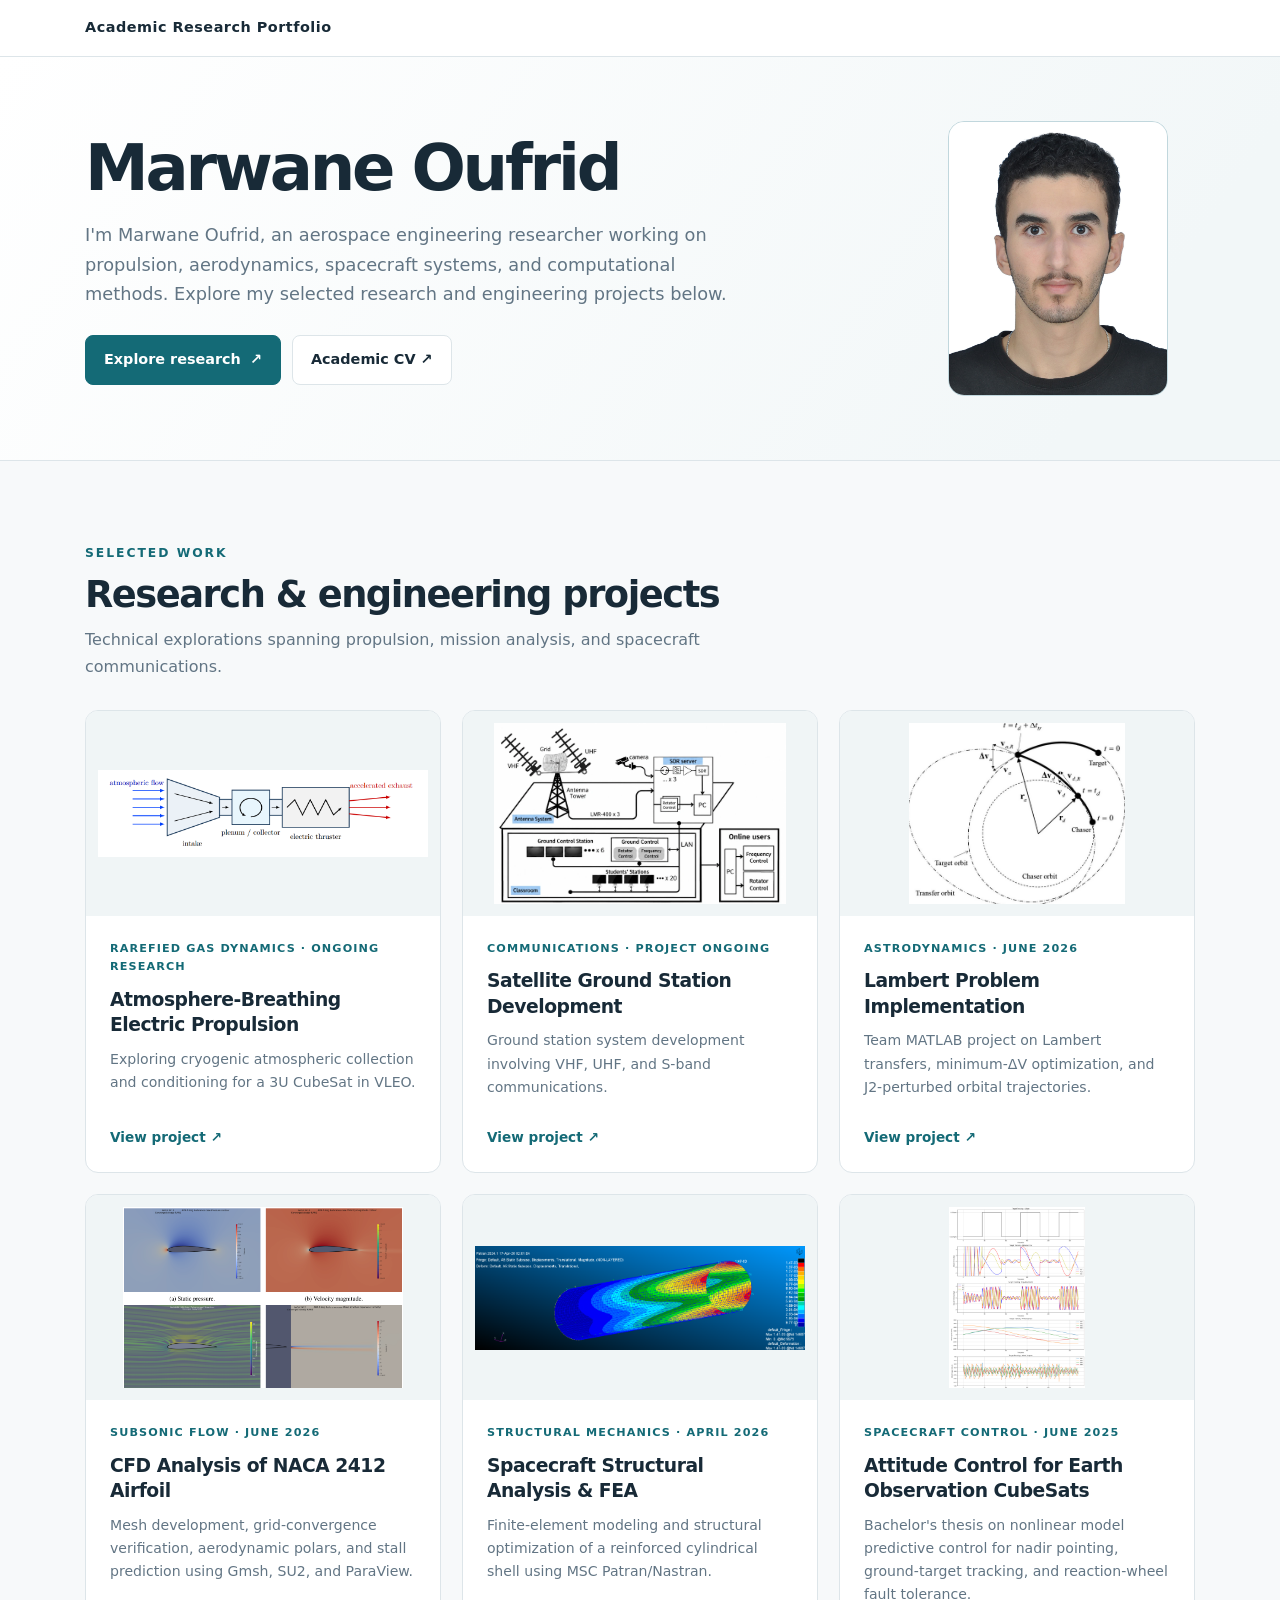
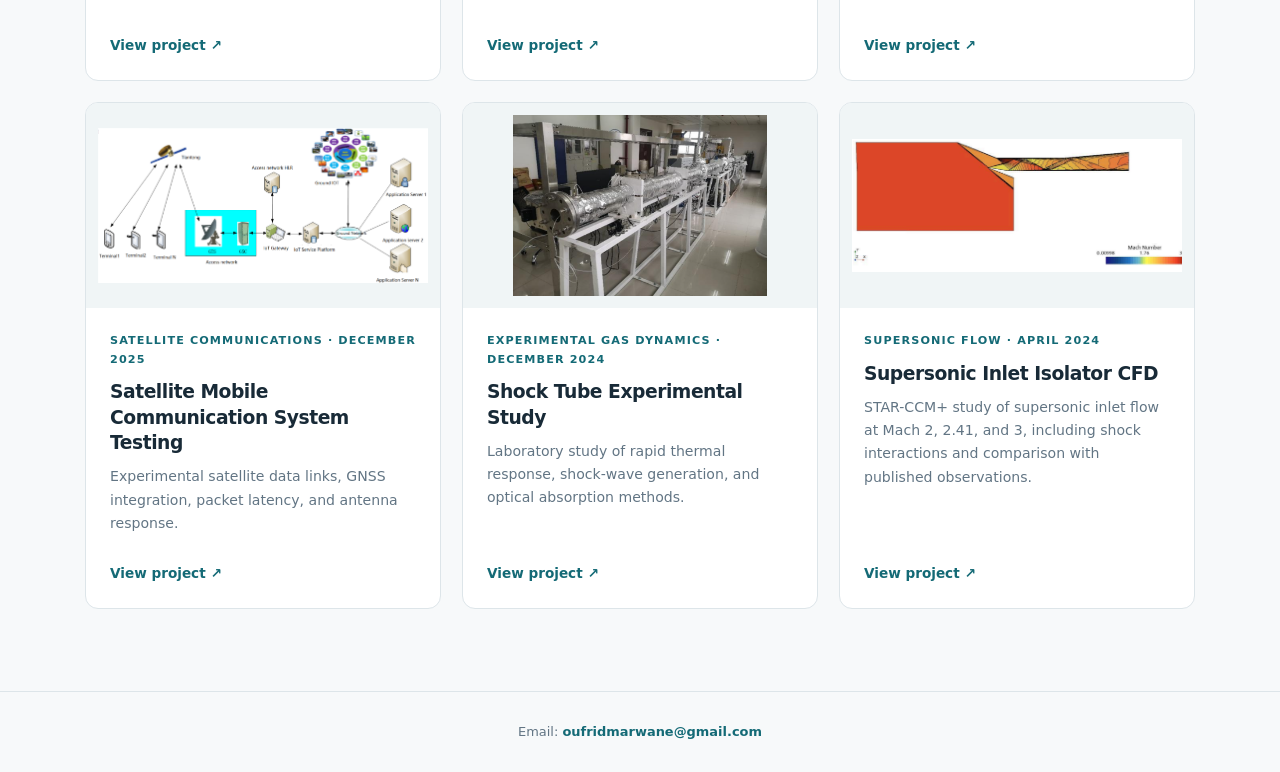
<file: index.html>
<!DOCTYPE html>

<html lang="en"><head><meta charset="utf-8"/><meta content="width=device-width,initial-scale=1" name="viewport"/><meta content="Marwane Oufrid — aerospace engineering research and project portfolio." name="description"/><title>Marwane Oufrid | Aerospace Engineering Research</title><link href="assets/style.css" rel="stylesheet"/></head><body><header class="portfolio-header"><div class="wrap"><a href="index.html">Academic Research Portfolio</a></div></header><main><section class="hero"><div class="wrap hero-grid"><div><h1 class="intro-name">Marwane Oufrid</h1><p>I'm Marwane Oufrid, an aerospace engineering researcher working on propulsion, aerodynamics, spacecraft systems, and computational methods. Explore my selected research and engineering projects below.</p><div class="btns"><a class="btn primary" href="#research">Explore research <span aria-hidden="true">↗</span></a><a class="btn" href="files/Marwane_Oufrid_CV.pdf" rel="noopener" target="_blank">Academic CV ↗</a></div></div><div class="photo-panel"><div class="profile-frame"><img alt="Portrait of Marwane Oufrid" onerror="this.style.display='none'" src="assets/profile.jpg"/><span aria-hidden="true" class="profile-initials">MO</span></div></div></div></section><section class="section" id="research"><div class="wrap"><div class="section-heading"><div><div class="eyebrow">Selected work</div><h2>Research &amp; engineering projects</h2><p>Technical explorations spanning propulsion, mission analysis, and spacecraft communications.</p></div></div><div class="cards"><a class="card" href="projects/abep.html"><div class="card-art real-art"><img alt="Concept diagram for atmosphere-breathing electric propulsion" loading="lazy" src="assets/abep-diagram.png"/></div><div class="card-body"><span class="tag">Rarefied Gas Dynamics · Ongoing research</span><h3>Atmosphere-Breathing Electric Propulsion</h3><p>Exploring cryogenic atmospheric collection and conditioning for a 3U CubeSat in VLEO.</p><span class="open">View project ↗</span></div></a><a class="card" href="projects/ground-station.html"><div class="card-art real-art"><img alt="Adapted conceptual satellite ground station architecture showing antennas, SDR server, and ground control" loading="lazy" src="assets/ground-station-diagram.webp"/></div><div class="card-body"><span class="tag">Communications · Project ongoing</span><h3>Satellite Ground Station Development</h3><p>Ground station system development involving VHF, UHF, and S-band communications.</p><span class="open">View project ↗</span></div></a><a class="card" href="projects/lambert.html"><div class="card-art real-art"><img alt="Orbital rendezvous diagram related to Lambert transfer analysis" loading="lazy" src="assets/lambert-diagram.jpg"/></div><div class="card-body"><span class="tag">Astrodynamics · June 2026</span><h3>Lambert Problem Implementation</h3><p>Team MATLAB project on Lambert transfers, minimum-ΔV optimization, and J2-perturbed orbital trajectories.</p><span class="open">View project ↗</span></div></a><a class="card" href="projects/naca-2412.html"><div class="card-art real-art"><img alt="Simulation figure from the CFD Analysis of NACA 2412 Airfoil project report" loading="lazy" src="assets/naca-airfoil.png"/></div><div class="card-body"><span class="tag">Subsonic Flow · June 2026</span><h3>CFD Analysis of NACA 2412 Airfoil</h3><p>Mesh development, grid-convergence verification, aerodynamic polars, and stall prediction using Gmsh, SU2, and ParaView.</p><span class="open">View project ↗</span></div></a><a class="card" href="projects/spacecraft-structural-fea.html"><div class="card-art real-art"><img alt="MSC Patran finite-element displacement contour of a reinforced cylindrical shell" loading="lazy" src="assets/spacecraft-fea.png"/></div><div class="card-body"><span class="tag">Structural Mechanics · April 2026</span><h3>Spacecraft Structural Analysis & FEA</h3><p>Finite-element modeling and structural optimization of a reinforced cylindrical shell using MSC Patran/Nastran.</p><span class="open">View project ↗</span></div></a><a class="card" href="projects/cubesat-attitude-control.html"><div class="card-art real-art"><img alt="Attitude-tracking performance simulation from the bachelor thesis" loading="lazy" src="assets/acs-target-tracking.png"/></div><div class="card-body"><span class="tag">Spacecraft Control · June 2025</span><h3>Attitude Control for Earth Observation CubeSats</h3><p>Bachelor's thesis on nonlinear model predictive control for nadir pointing, ground-target tracking, and reaction-wheel fault tolerance.</p><span class="open">View project ↗</span></div></a><a class="card" href="projects/satellite-obdh-testing.html"><div class="card-art real-art"><img alt="Tiantong satellite mobile communications network architecture" loading="lazy" src="assets/satellite-mobile-communication.png"/></div><div class="card-body"><span class="tag">Satellite Communications · December 2025</span><h3>Satellite Mobile Communication System Testing</h3><p>Experimental satellite data links, GNSS integration, packet latency, and antenna response.</p><span class="open">View project ↗</span></div></a><a class="card" href="projects/shock-tube-study.html"><div class="card-art real-art"><img alt="Photograph of the shock tube laboratory apparatus" loading="lazy" src="assets/shock-tube-photo.png"/></div><div class="card-body"><span class="tag">Experimental Gas Dynamics · December 2024</span><h3>Shock Tube Experimental Study</h3><p>Laboratory study of rapid thermal response, shock-wave generation, and optical absorption methods.</p><span class="open">View project ↗</span></div></a><a class="card" href="projects/supersonic-inlet.html"><div class="card-art real-art"><img alt="Simulation figure from the Supersonic Inlet Isolator CFD project report" loading="lazy" src="assets/supersonic-inlet.png"/></div><div class="card-body"><span class="tag">Supersonic Flow · April 2024</span><h3>Supersonic Inlet Isolator CFD</h3><p>STAR-CCM+ study of supersonic inlet flow at Mach 2, 2.41, and 3, including shock interactions and comparison with published observations.</p><span class="open">View project ↗</span></div></a></div></div></section></main><footer><div class="wrap"><span>Email: <a href="mailto:oufridmarwane@gmail.com">oufridmarwane@gmail.com</a></span></div></footer><script src="assets/main.js"></script><script src="assets/art.js"></script><script>document.getElementById('year').textContent=new Date().getFullYear()</script></body></html>
</file>
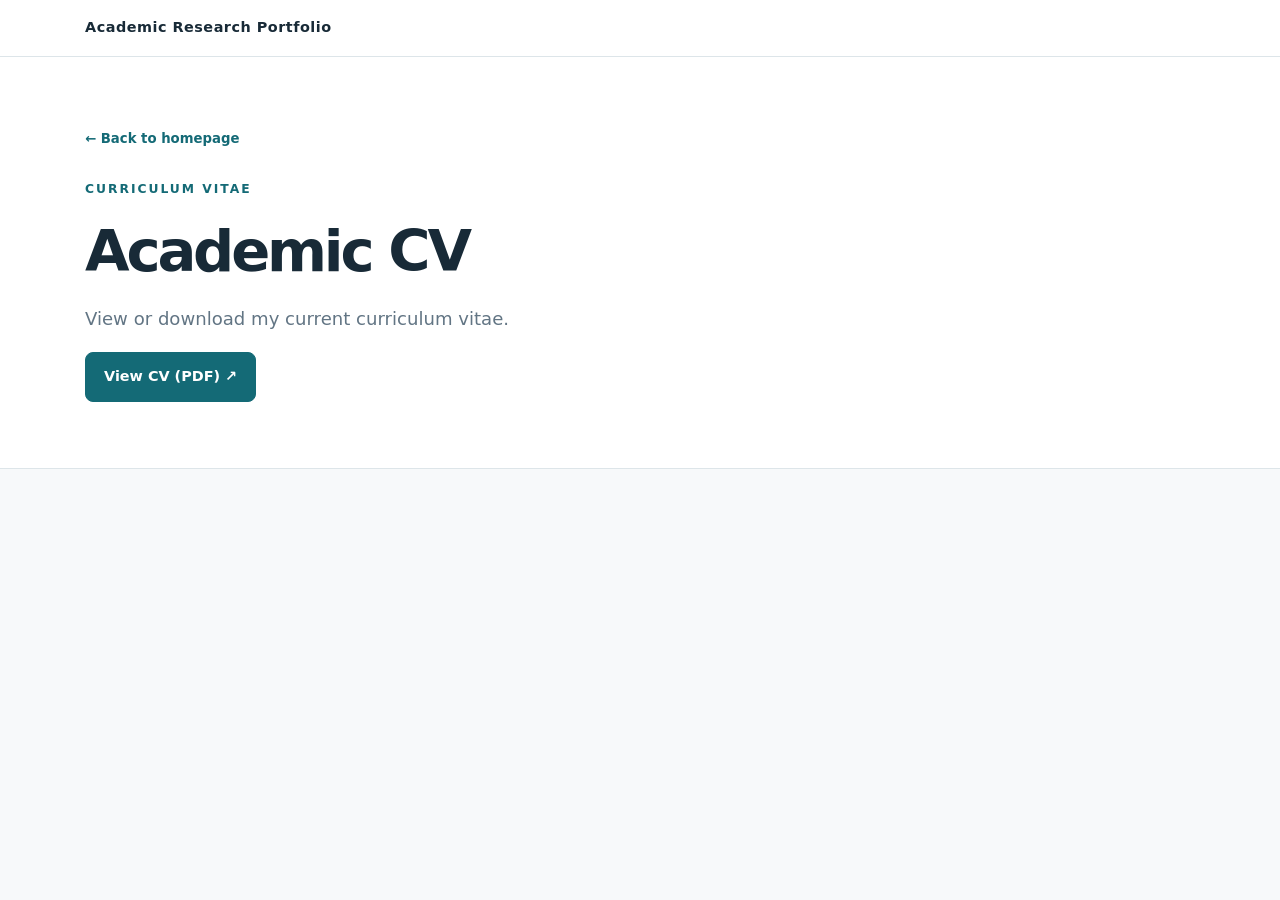
<file: cv.html>
<!DOCTYPE html>
<html lang="en"><head><meta charset="utf-8"/><meta content="width=device-width,initial-scale=1" name="viewport"/><title>Academic CV | Marwane Oufrid</title><link href="assets/style.css" rel="stylesheet"/></head><body><header class="portfolio-header"><div class="wrap"><a href="index.html">Academic Research Portfolio</a></div></header><main><section class="detail"><div class="wrap"><a class="crumb" href="index.html">← Back to homepage</a><div class="eyebrow" style="margin-top:28px">Curriculum vitae</div><h1>Academic CV</h1><p class="lede">View or download my current curriculum vitae.</p><a class="btn primary" href="files/Marwane_Oufrid_CV.pdf" rel="noopener" target="_blank">View CV (PDF) ↗</a></div></section></main></body></html>
</file>
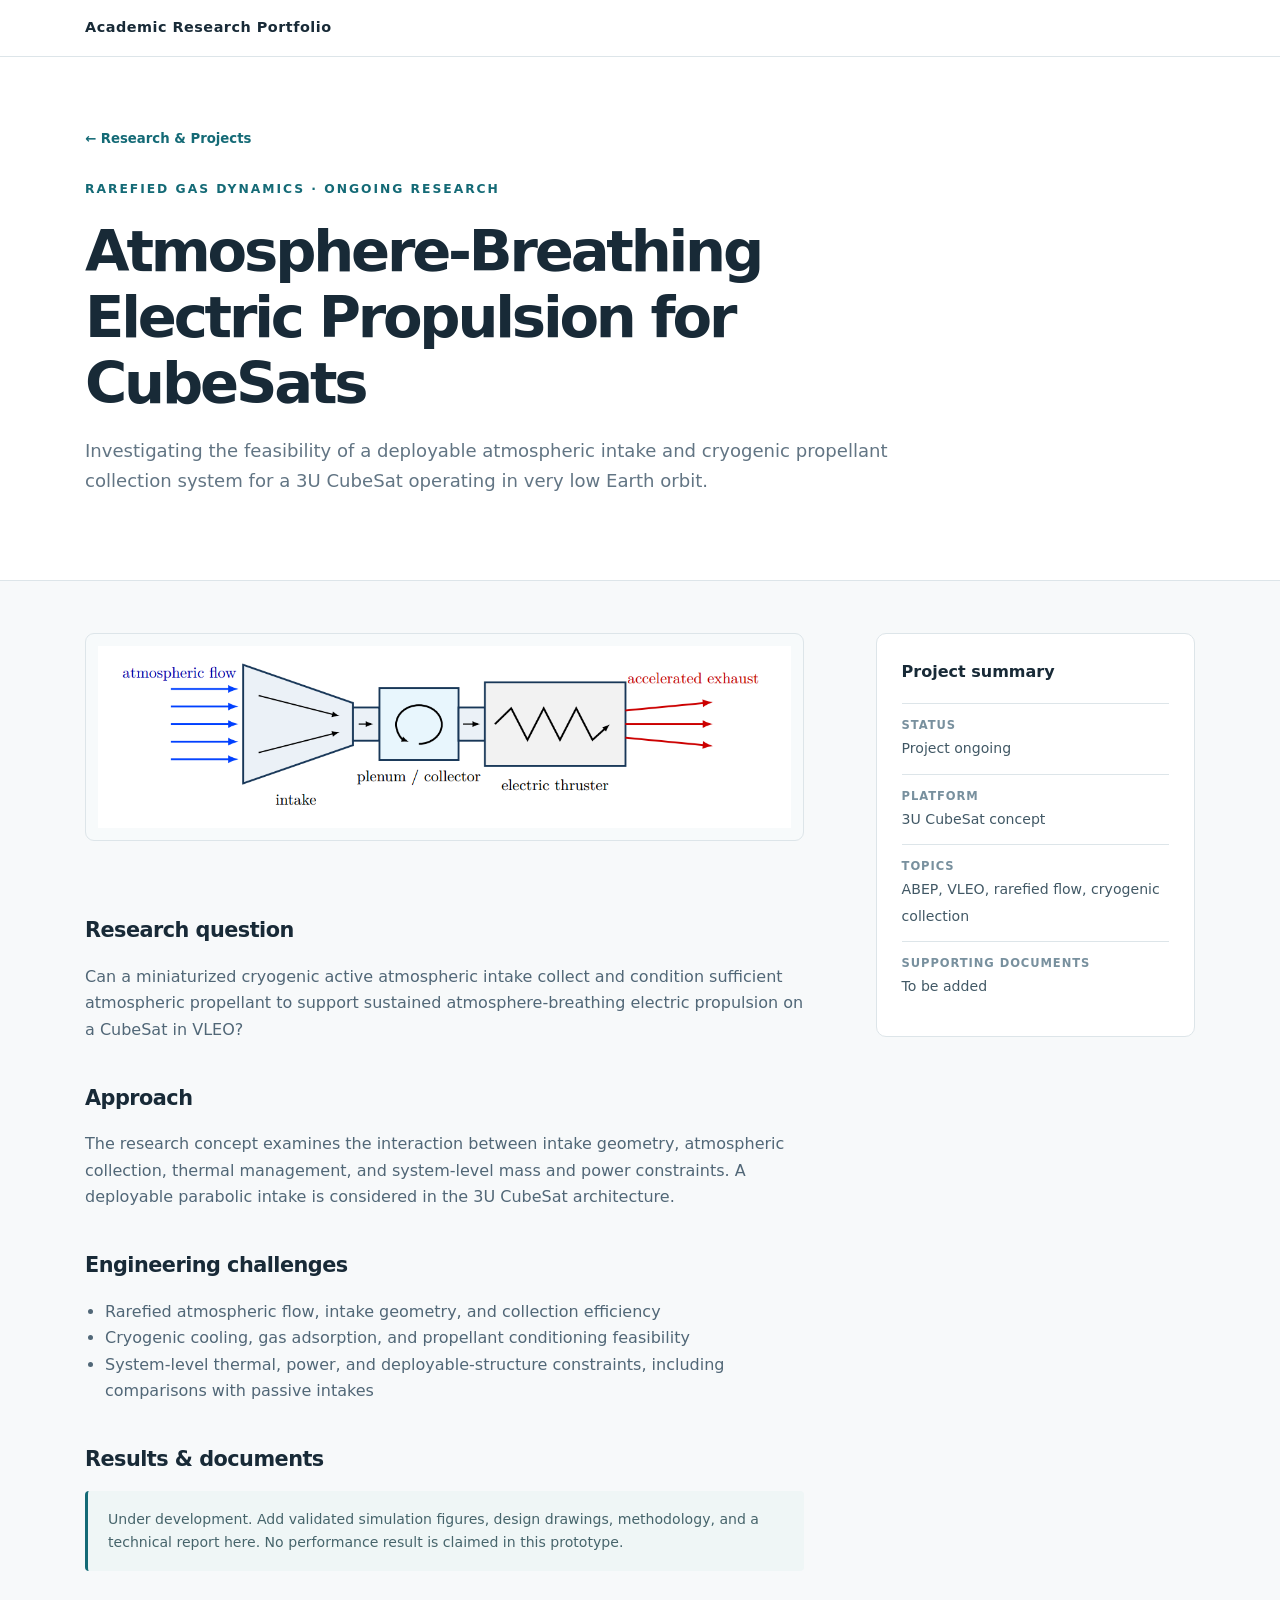
<file: projects/abep.html>
<!DOCTYPE html>
<html lang="en"><head><meta charset="utf-8"/><meta content="width=device-width,initial-scale=1" name="viewport"/><title>Atmosphere-Breathing Electric Propulsion | Marwane Oufrid</title><link href="../assets/style.css" rel="stylesheet"/></head><body><header class="portfolio-header"><div class="wrap"><a href="../index.html">Academic Research Portfolio</a></div></header><main><section class="detail"><div class="wrap"><a class="crumb" href="../index.html#research">← Research &amp; Projects</a><div class="eyebrow" style="margin-top:28px">Rarefied Gas Dynamics · Ongoing research</div><h1>Atmosphere-Breathing Electric Propulsion for CubeSats</h1><p class="lede">Investigating the feasibility of a deployable atmospheric intake and cryogenic propellant collection system for a 3U CubeSat operating in very low Earth orbit.</p></div></section><div class="wrap detail-content"><article><img alt="Concept diagram of an atmosphere-breathing electric propulsion system with intake, plenum, and electric thruster" src="../assets/abep-diagram.png" style="width:100%;border:1px solid #dde5e9;border-radius:9px;object-fit:contain;background:#f7fafb;padding:12px;margin-bottom:26px"/><h2>Research question</h2><p>Can a miniaturized cryogenic active atmospheric intake collect and condition sufficient atmospheric propellant to support sustained atmosphere-breathing electric propulsion on a CubeSat in VLEO?</p><h2>Approach</h2><p>The research concept examines the interaction between intake geometry, atmospheric collection, thermal management, and system-level mass and power constraints. A deployable parabolic intake is considered in the 3U CubeSat architecture.</p><h2>Engineering challenges</h2><ul><li>Rarefied atmospheric flow, intake geometry, and collection efficiency</li><li>Cryogenic cooling, gas adsorption, and propellant conditioning feasibility</li><li>System-level thermal, power, and deployable-structure constraints, including comparisons with passive intakes</li></ul><h2>Results &amp; documents</h2><p class="note">Under development. Add validated simulation figures, design drawings, methodology, and a technical report here. No performance result is claimed in this prototype.</p></article><aside class="aside"><h3>Project summary</h3><div class="fact"><b>Status</b><span>Project ongoing</span></div><div class="fact"><b>Platform</b><span>3U CubeSat concept</span></div><div class="fact"><b>Topics</b><span>ABEP, VLEO, rarefied flow, cryogenic collection</span></div><div class="fact"><b>Supporting documents</b><span>To be added</span></div></aside></div></main></body></html>
</file>
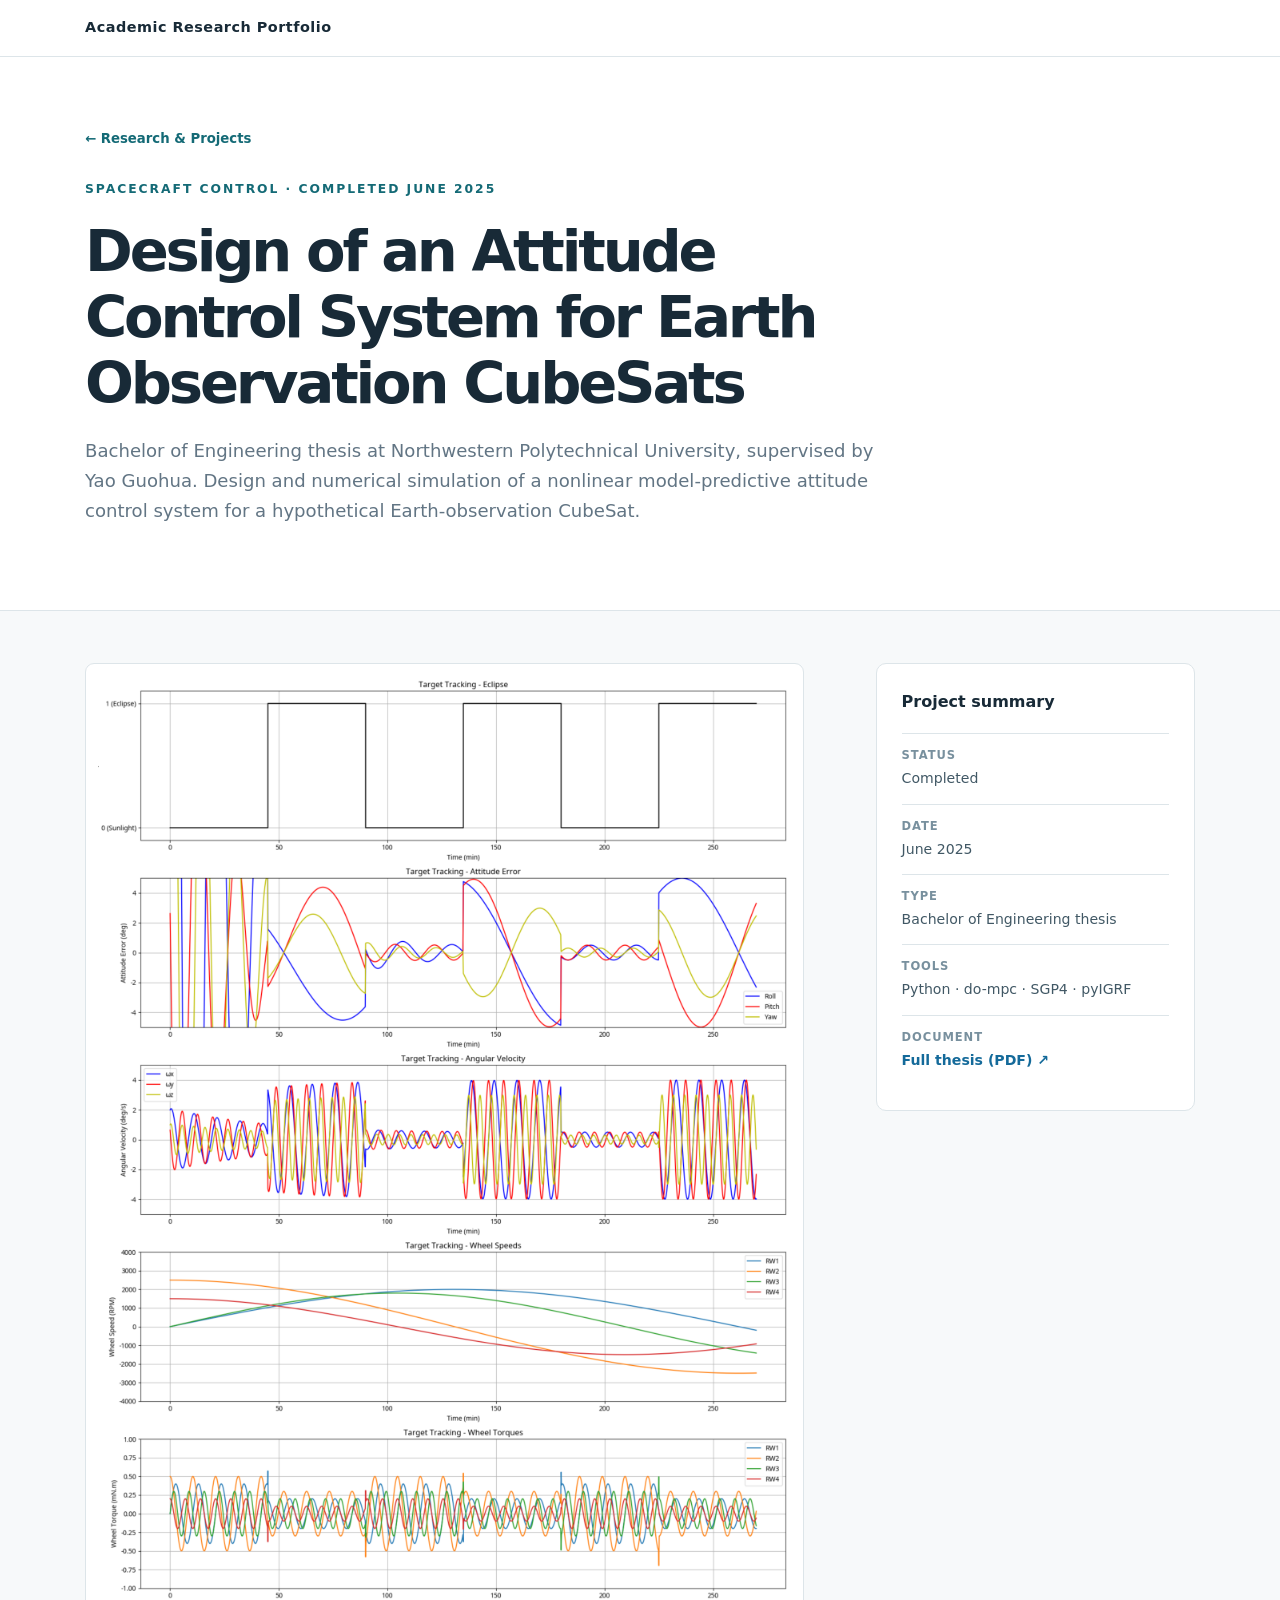
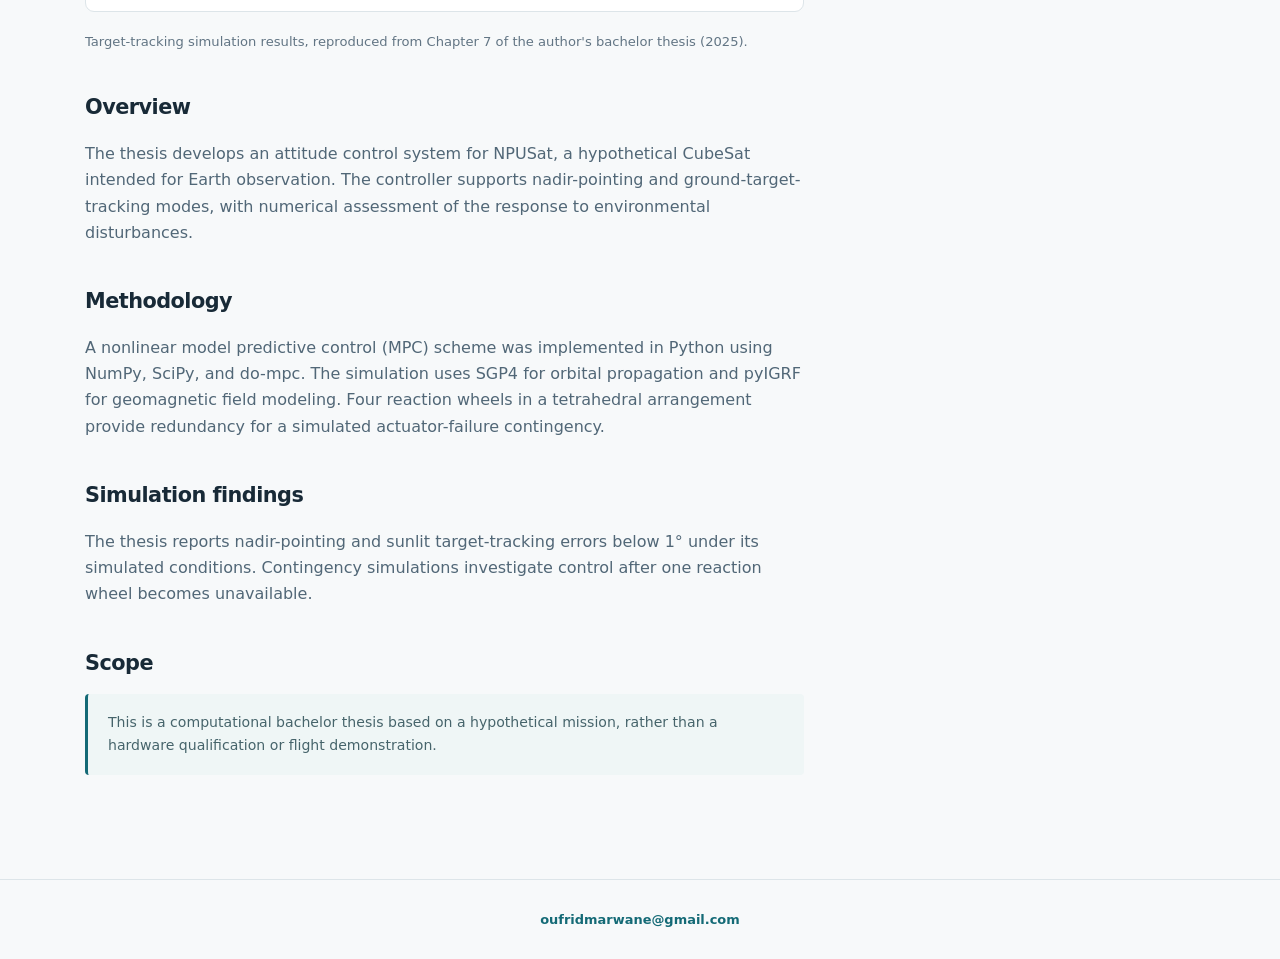
<file: projects/cubesat-attitude-control.html>
<!DOCTYPE html>
<html lang="en"><head><meta charset="utf-8"/><meta content="width=device-width,initial-scale=1" name="viewport"/><title>CubeSat Attitude Control | Marwane Oufrid</title><link href="../assets/style.css" rel="stylesheet"/></head><body><header class="portfolio-header"><div class="wrap"><a href="../index.html">Academic Research Portfolio</a></div></header><main><section class="detail"><div class="wrap"><a class="crumb" href="../index.html#research">← Research &amp; Projects</a><div class="eyebrow" style="margin-top:28px">Spacecraft Control · Completed June 2025</div><h1>Design of an Attitude Control System for Earth Observation CubeSats</h1><p class="lede">Bachelor of Engineering thesis at Northwestern Polytechnical University, supervised by Yao Guohua. Design and numerical simulation of a nonlinear model-predictive attitude control system for a hypothetical Earth-observation CubeSat.</p></div></section><div class="wrap detail-content"><article><figure style="margin:0 0 28px"><img alt="Simulated target-tracking attitude errors and reaction-wheel response" src="../assets/acs-target-tracking.png" style="width:100%;border:1px solid #dde5e9;border-radius:9px;object-fit:contain;background:#fff;padding:12px"/><figcaption style="font-size:.82rem;color:#627584;margin-top:10px">Target-tracking simulation results, reproduced from Chapter 7 of the author's bachelor thesis (2025).</figcaption></figure><h2>Overview</h2><p>The thesis develops an attitude control system for NPUSat, a hypothetical CubeSat intended for Earth observation. The controller supports nadir-pointing and ground-target-tracking modes, with numerical assessment of the response to environmental disturbances.</p><h2>Methodology</h2><p>A nonlinear model predictive control (MPC) scheme was implemented in Python using NumPy, SciPy, and do-mpc. The simulation uses SGP4 for orbital propagation and pyIGRF for geomagnetic field modeling. Four reaction wheels in a tetrahedral arrangement provide redundancy for a simulated actuator-failure contingency.</p><h2>Simulation findings</h2><p>The thesis reports nadir-pointing and sunlit target-tracking errors below 1° under its simulated conditions. Contingency simulations investigate control after one reaction wheel becomes unavailable.</p><h2>Scope</h2><p class="note">This is a computational bachelor thesis based on a hypothetical mission, rather than a hardware qualification or flight demonstration.</p></article><aside class="aside"><h3>Project summary</h3><div class="fact"><b>Status</b><span>Completed</span></div><div class="fact"><b>Date</b><span>June 2025</span></div><div class="fact"><b>Type</b><span>Bachelor of Engineering thesis</span></div><div class="fact"><b>Tools</b><span>Python · do-mpc · SGP4 · pyIGRF</span></div><div class="fact"><b>Document</b><span><a class="document-link" href="../files/CubeSat_Attitude_Control_BEng_Thesis.pdf" rel="noopener" target="_blank">Full thesis (PDF) ↗</a></span></div></aside></div></main><footer><div class="wrap"><a href="mailto:oufridmarwane@gmail.com">oufridmarwane@gmail.com</a></div></footer></body></html>
</file>
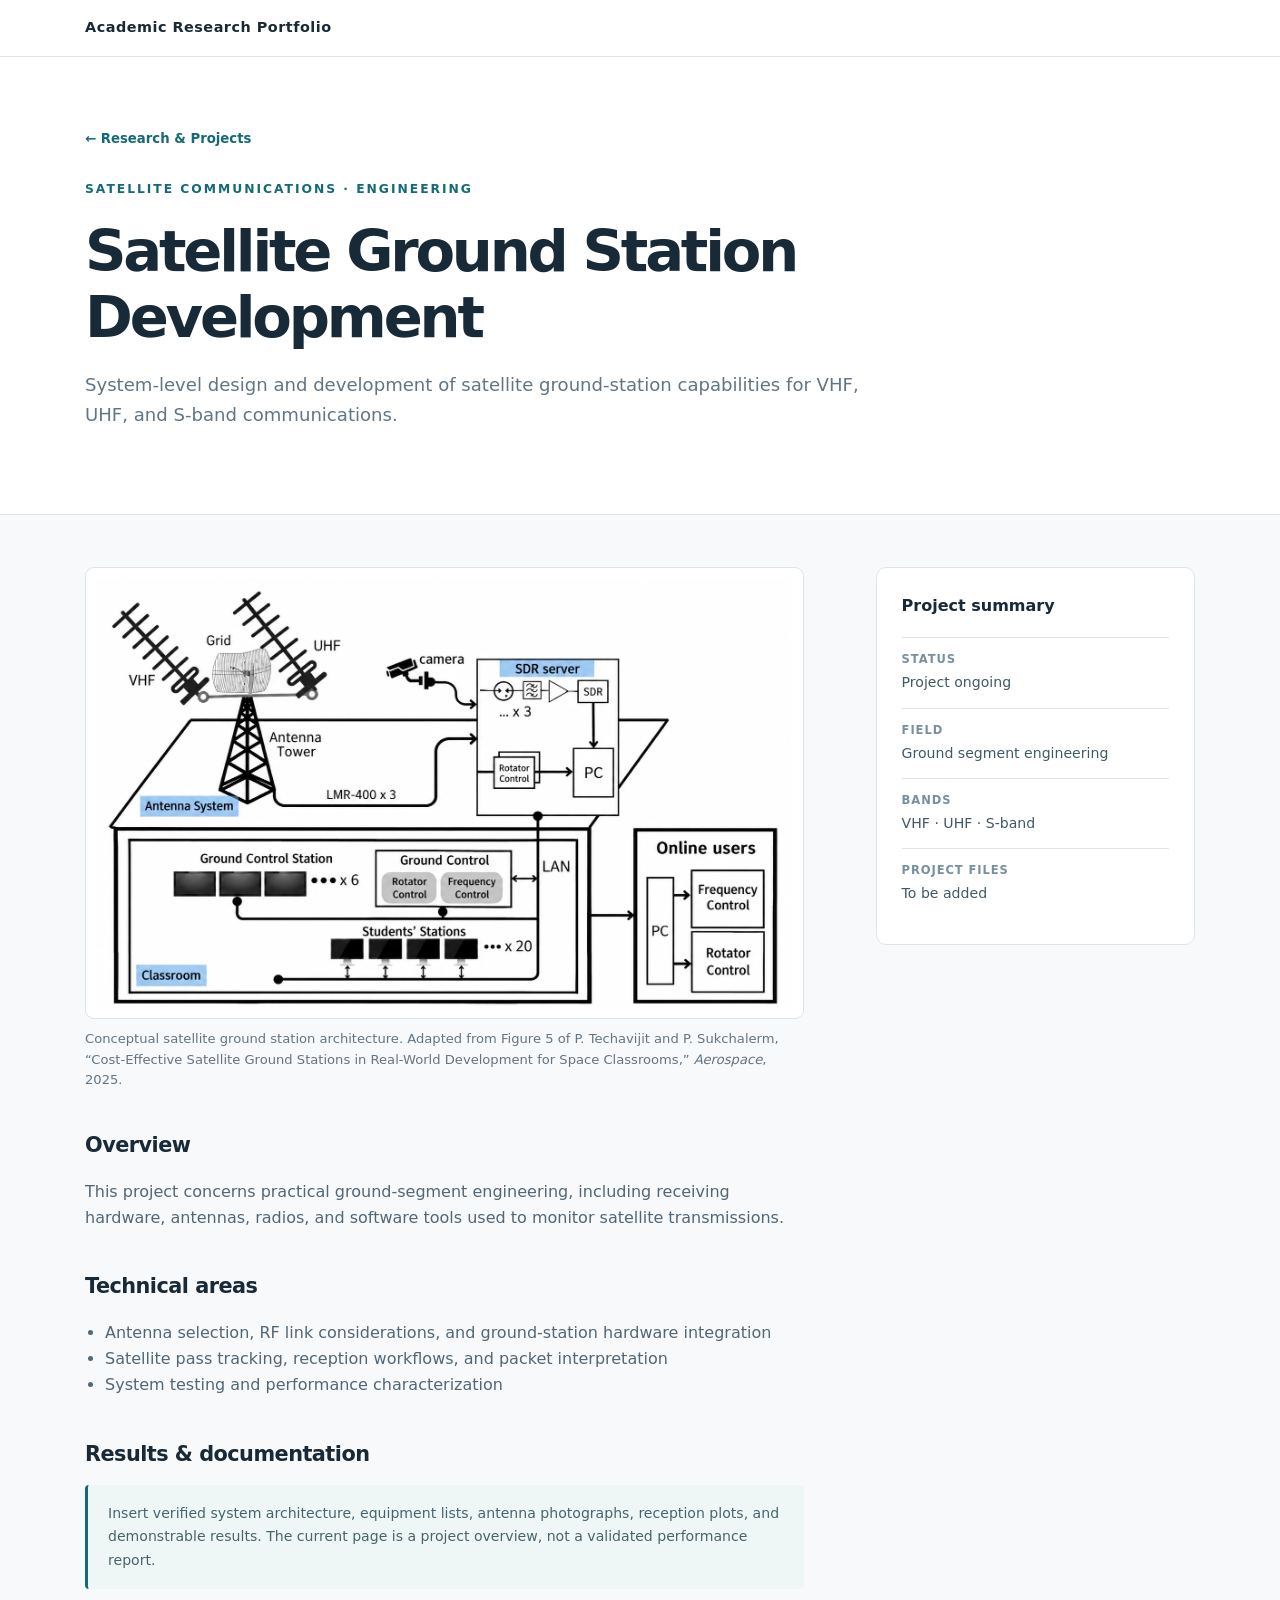
<file: projects/ground-station.html>
<!DOCTYPE html>
<html lang="en"><head><meta charset="utf-8"/><meta content="width=device-width,initial-scale=1" name="viewport"/><title>Ground Station | Marwane Oufrid</title><link href="../assets/style.css" rel="stylesheet"/></head><body><header class="portfolio-header"><div class="wrap"><a href="../index.html">Academic Research Portfolio</a></div></header><main><section class="detail"><div class="wrap"><a class="crumb" href="../index.html#research">← Research &amp; Projects</a><div class="eyebrow" style="margin-top:28px">Satellite communications · Engineering</div><h1>Satellite Ground Station Development</h1><p class="lede">System-level design and development of satellite ground-station capabilities for VHF, UHF, and S-band communications.</p></div></section><div class="wrap detail-content"><article><figure class="project-figure"><img alt="Adapted satellite ground station system diagram with VHF and UHF antennas, grid antenna, SDR server, ground control classroom, and online users" src="../assets/ground-station-diagram.webp"/><figcaption>Conceptual satellite ground station architecture. Adapted from Figure 5 of P. Techavijit and P. Sukchalerm, “Cost-Effective Satellite Ground Stations in Real-World Development for Space Classrooms,” <em>Aerospace</em>, 2025.</figcaption></figure><h2>Overview</h2><p>This project concerns practical ground-segment engineering, including receiving hardware, antennas, radios, and software tools used to monitor satellite transmissions.</p><h2>Technical areas</h2><ul><li>Antenna selection, RF link considerations, and ground-station hardware integration</li><li>Satellite pass tracking, reception workflows, and packet interpretation</li><li>System testing and performance characterization</li></ul><h2>Results &amp; documentation</h2><p class="note">Insert verified system architecture, equipment lists, antenna photographs, reception plots, and demonstrable results. The current page is a project overview, not a validated performance report.</p></article><aside class="aside"><h3>Project summary</h3><div class="fact"><b>Status</b><span>Project ongoing</span></div><div class="fact"><b>Field</b><span>Ground segment engineering</span></div><div class="fact"><b>Bands</b><span>VHF · UHF · S-band</span></div><div class="fact"><b>Project files</b><span>To be added</span></div></aside></div></main></body></html>
</file>
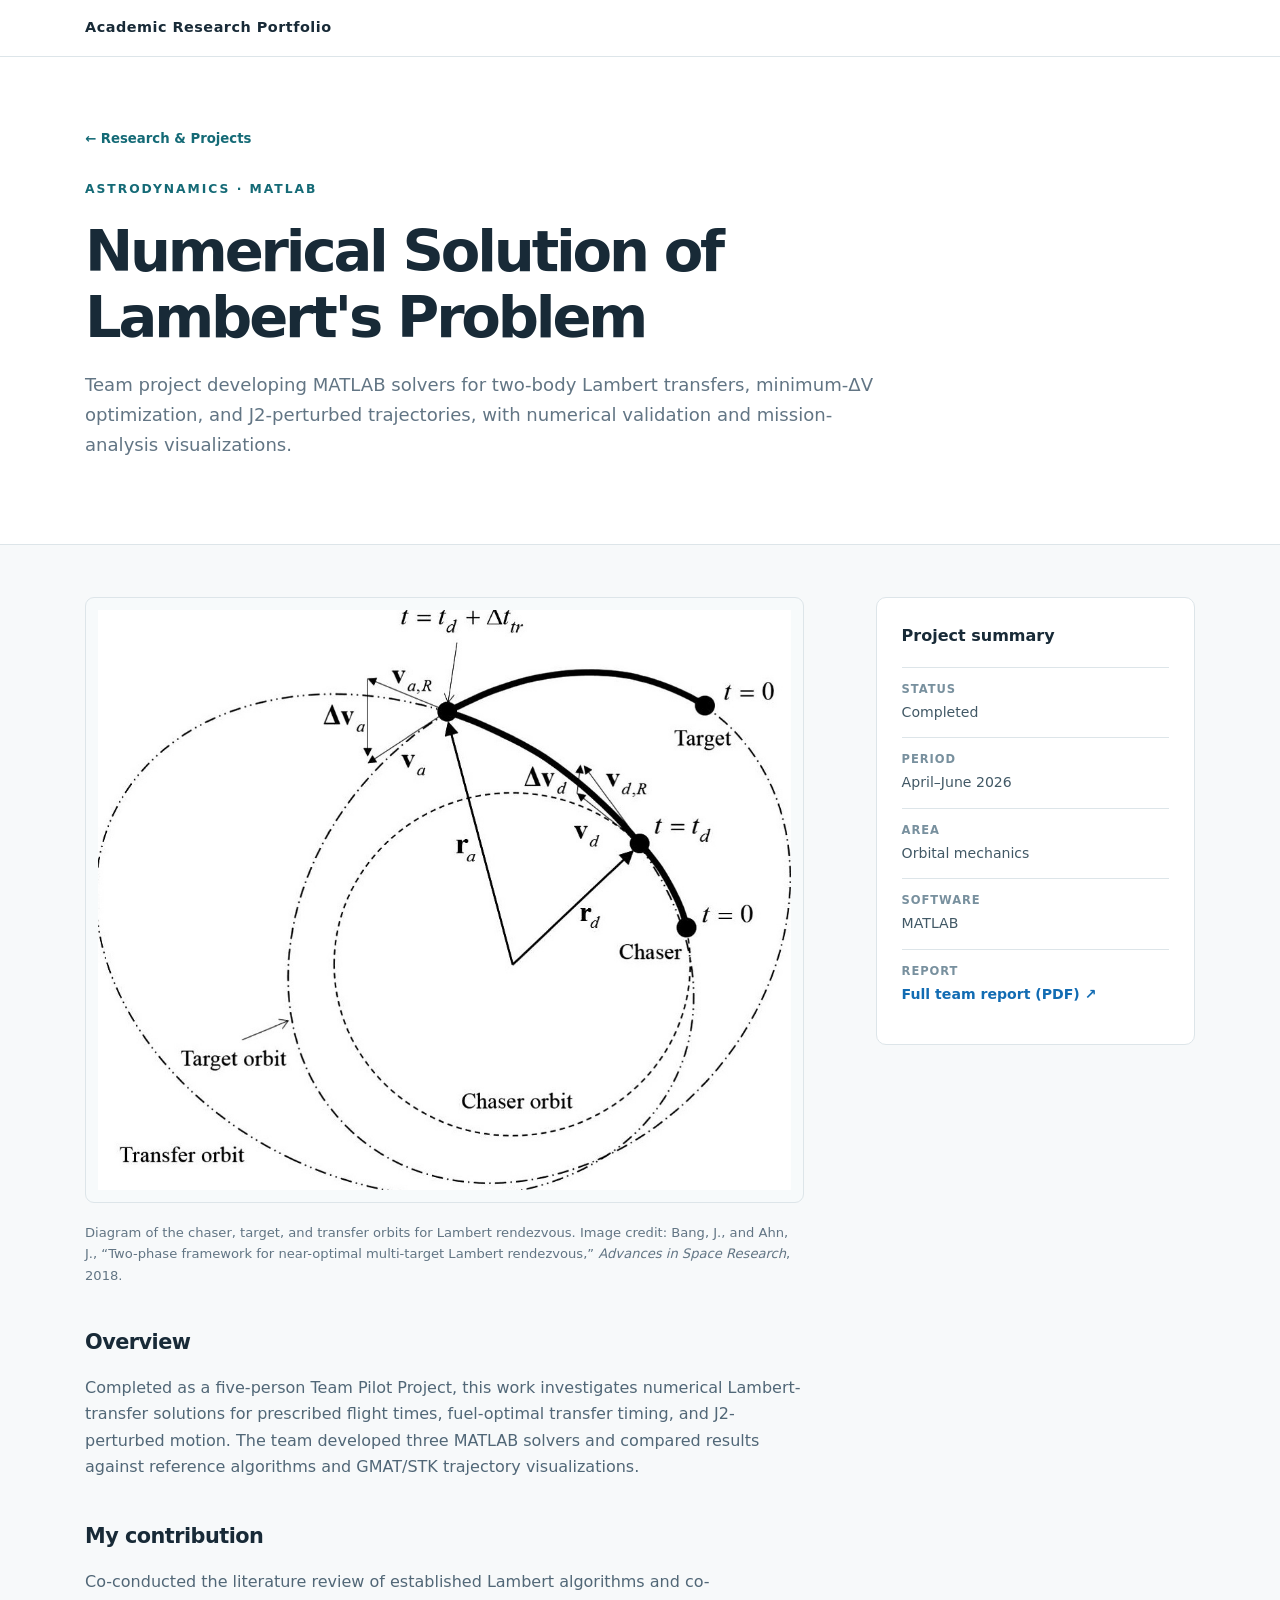
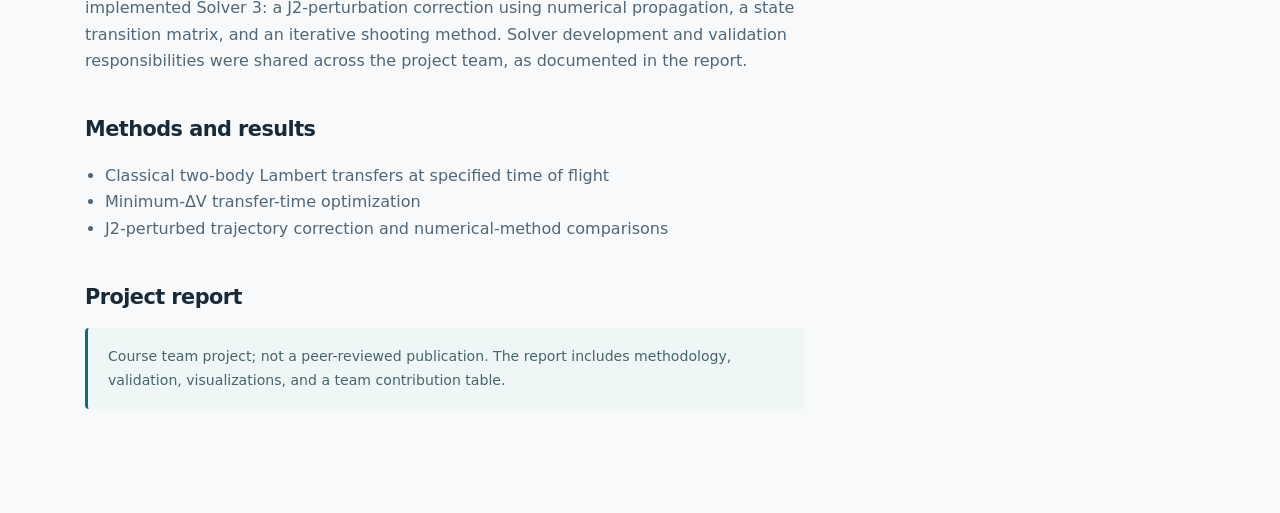
<file: projects/lambert.html>
<!DOCTYPE html>
<html lang="en"><head><meta charset="utf-8"/><meta content="width=device-width,initial-scale=1" name="viewport"/><title>Lambert Problem | Marwane Oufrid</title><link href="../assets/style.css" rel="stylesheet"/></head><body><header class="portfolio-header"><div class="wrap"><a href="../index.html">Academic Research Portfolio</a></div></header><main><section class="detail"><div class="wrap"><a class="crumb" href="../index.html#research">← Research &amp; Projects</a><div class="eyebrow" style="margin-top:28px">Astrodynamics · MATLAB</div><h1>Numerical Solution of Lambert's Problem</h1><p class="lede">Team project developing MATLAB solvers for two-body Lambert transfers, minimum-ΔV optimization, and J2-perturbed trajectories, with numerical validation and mission-analysis visualizations.</p></div></section><div class="wrap detail-content"><article><figure style="margin:0 0 26px"><img alt="Orbital rendezvous diagram illustrating target orbit, chaser orbit, and transfer orbit" src="../assets/lambert-diagram.jpg" style="width:100%;border:1px solid #dde5e9;border-radius:9px;object-fit:contain;background:#f7fafb;padding:12px"/><figcaption style="margin-top:10px;font-size:.82rem;color:#627584">Diagram of the chaser, target, and transfer orbits for Lambert rendezvous. Image credit: Bang, J., and Ahn, J., “Two-phase framework for near-optimal multi-target Lambert rendezvous,” <em>Advances in Space Research</em>, 2018.</figcaption></figure><h2>Overview</h2><p>Completed as a five-person Team Pilot Project, this work investigates numerical Lambert-transfer solutions for prescribed flight times, fuel-optimal transfer timing, and J2-perturbed motion. The team developed three MATLAB solvers and compared results against reference algorithms and GMAT/STK trajectory visualizations.</p><h2>My contribution</h2><p>Co-conducted the literature review of established Lambert algorithms and co-implemented Solver 3: a J2-perturbation correction using numerical propagation, a state transition matrix, and an iterative shooting method. Solver development and validation responsibilities were shared across the project team, as documented in the report.</p><h2>Methods and results</h2><ul><li>Classical two-body Lambert transfers at specified time of flight</li><li>Minimum-ΔV transfer-time optimization</li><li>J2-perturbed trajectory correction and numerical-method comparisons</li></ul><h2>Project report</h2><p class="note">Course team project; not a peer-reviewed publication. The report includes methodology, validation, visualizations, and a team contribution table.</p></article><aside class="aside"><h3>Project summary</h3><div class="fact"><b>Status</b><span>Completed</span></div><div class="fact"><b>Period</b><span>April–June 2026</span></div><div class="fact"><b>Area</b><span>Orbital mechanics</span></div><div class="fact"><b>Software</b><span>MATLAB</span></div><div class="fact"><b>Report</b><span><a class="report-link" href="../files/Lambert_Team_Pilot_Project_Report.pdf" rel="noopener" target="_blank">Full team report (PDF) ↗</a></span></div></aside></div></main></body></html>
</file>
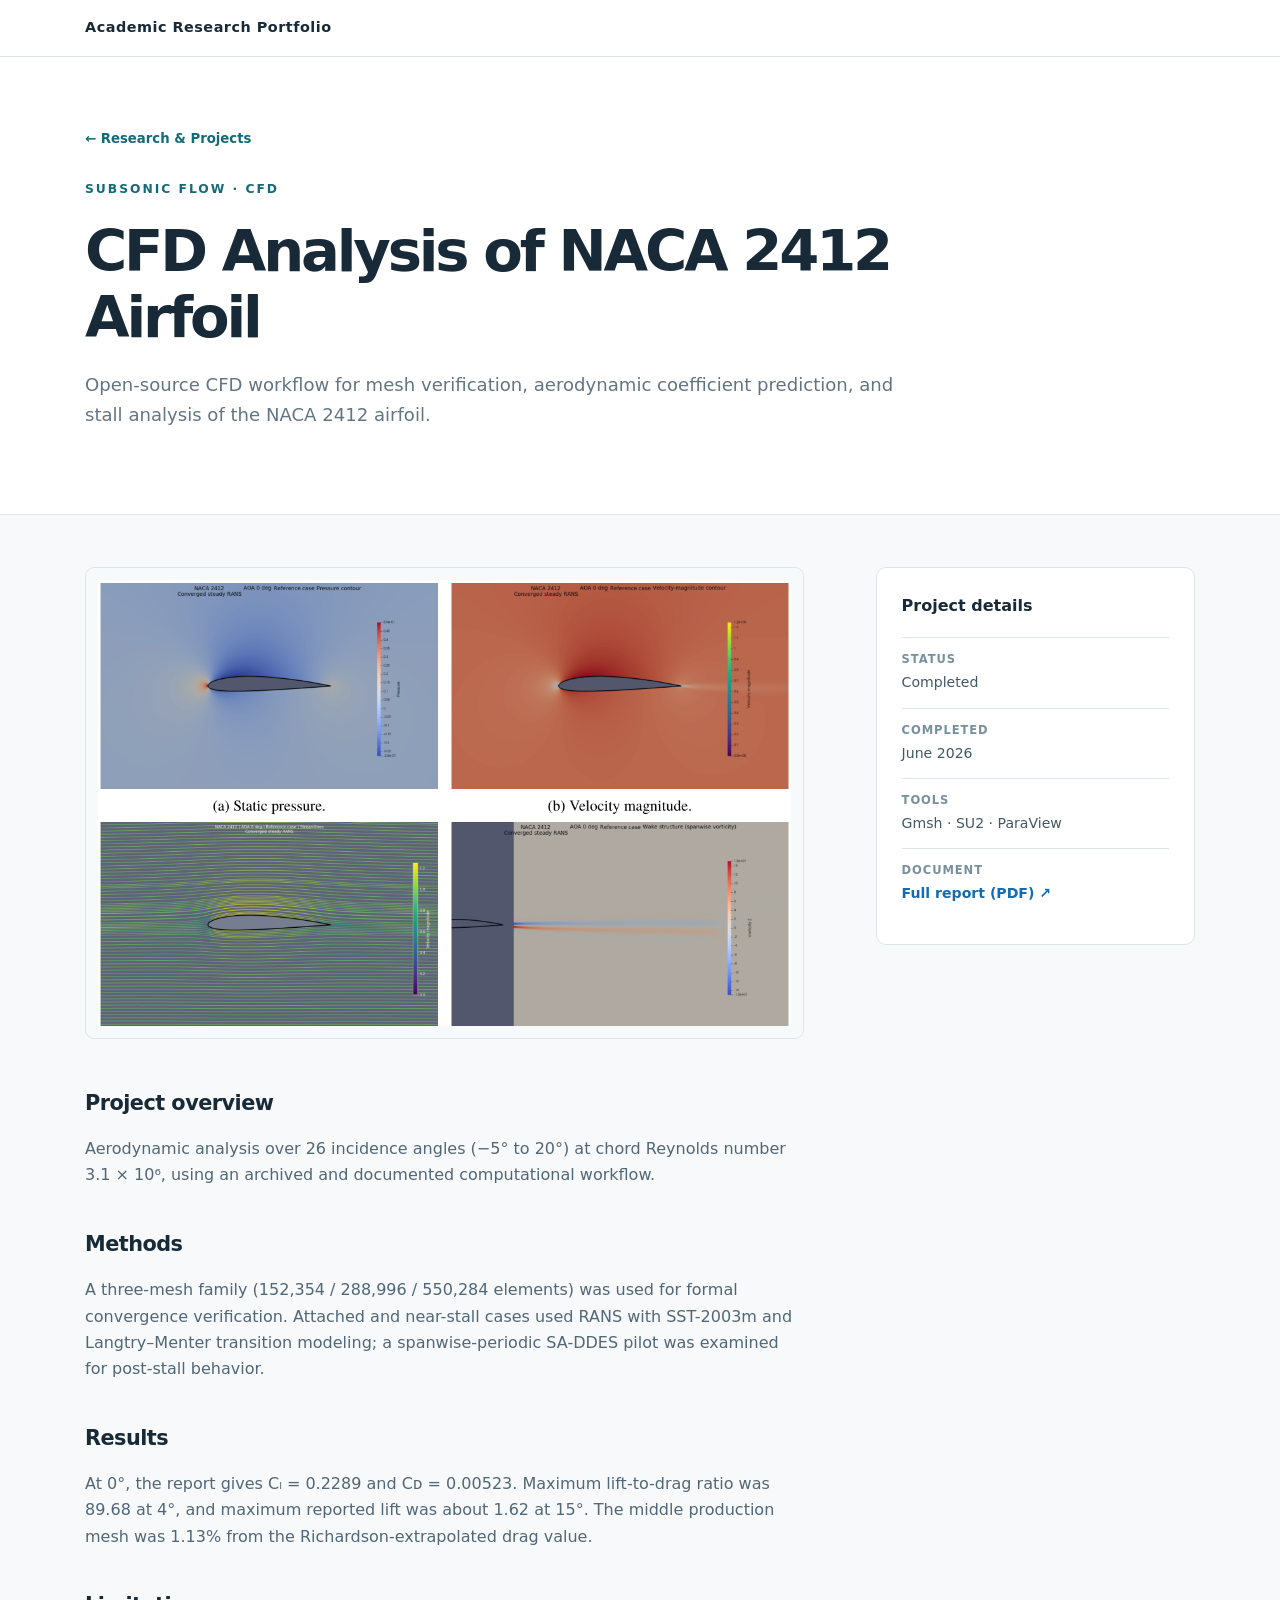
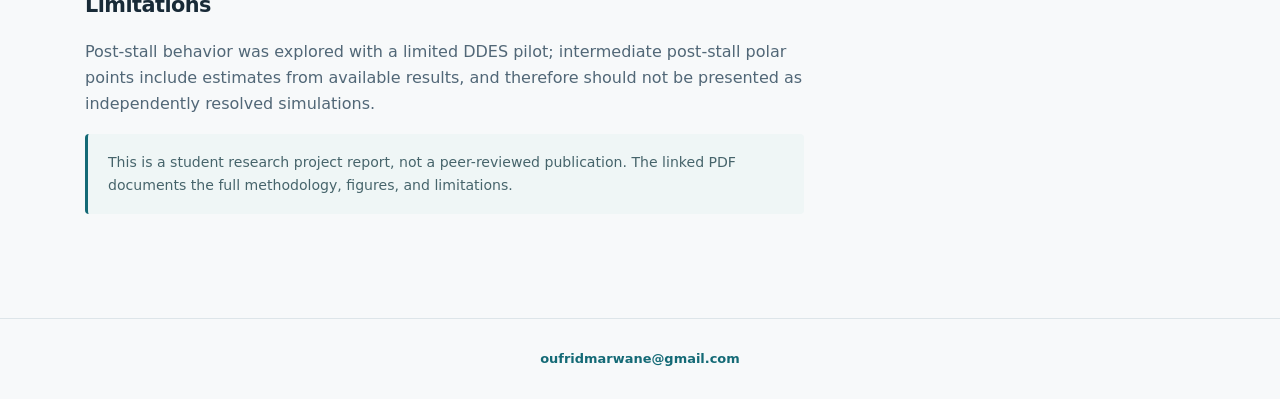
<file: projects/naca-2412.html>
<!DOCTYPE html>
<html lang="en"><head><meta charset="utf-8"/><meta content="width=device-width,initial-scale=1" name="viewport"/><title>CFD Analysis of NACA 2412 Airfoil | Marwane Oufrid</title><link href="../assets/style.css" rel="stylesheet"/></head><body><header class="portfolio-header"><div class="wrap"><a href="../index.html">Academic Research Portfolio</a></div></header><main><section class="detail"><div class="wrap"><a class="crumb" href="../index.html#research">← Research &amp; Projects</a><div class="eyebrow" style="margin-top:28px">Subsonic Flow · CFD</div><h1>CFD Analysis of NACA 2412 Airfoil</h1><p class="lede">Open-source CFD workflow for mesh verification, aerodynamic coefficient prediction, and stall analysis of the NACA 2412 airfoil.</p></div></section><div class="wrap detail-content"><article><img alt="Technical simulation figure from the report" src="../assets/naca-airfoil.png" style="width:100%;border:1px solid #dde5e9;border-radius:9px;object-fit:contain;background:#f7fafb;padding:12px"/><h2>Project overview</h2><p>Aerodynamic analysis over 26 incidence angles (−5° to 20°) at chord Reynolds number 3.1 × 10⁶, using an archived and documented computational workflow.</p><h2>Methods</h2><p>A three-mesh family (152,354 / 288,996 / 550,284 elements) was used for formal convergence verification. Attached and near-stall cases used RANS with SST-2003m and Langtry–Menter transition modeling; a spanwise-periodic SA-DDES pilot was examined for post-stall behavior.</p><h2>Results</h2><p>At 0°, the report gives Cₗ = 0.2289 and Cᴅ = 0.00523. Maximum lift-to-drag ratio was 89.68 at 4°, and maximum reported lift was about 1.62 at 15°. The middle production mesh was 1.13% from the Richardson-extrapolated drag value.</p><h2>Limitations</h2><p>Post-stall behavior was explored with a limited DDES pilot; intermediate post-stall polar points include estimates from available results, and therefore should not be presented as independently resolved simulations.</p><p class="note">This is a student research project report, not a peer-reviewed publication. The linked PDF documents the full methodology, figures, and limitations.</p></article><aside class="aside"><h3>Project details</h3><div class="fact"><b>Status</b><span>Completed</span></div><div class="fact"><b>Completed</b><span>June 2026</span></div><div class="fact"><b>Tools</b><span>Gmsh · SU2 · ParaView</span></div><div class="fact"><b>Document</b><span><a class="report-link" href="../files/NACA_2412_CFD_Report.pdf">Full report (PDF) ↗</a></span></div></aside></div></main><footer><div class="wrap"><a href="mailto:oufridmarwane@gmail.com">oufridmarwane@gmail.com</a></div></footer></body></html>
</file>
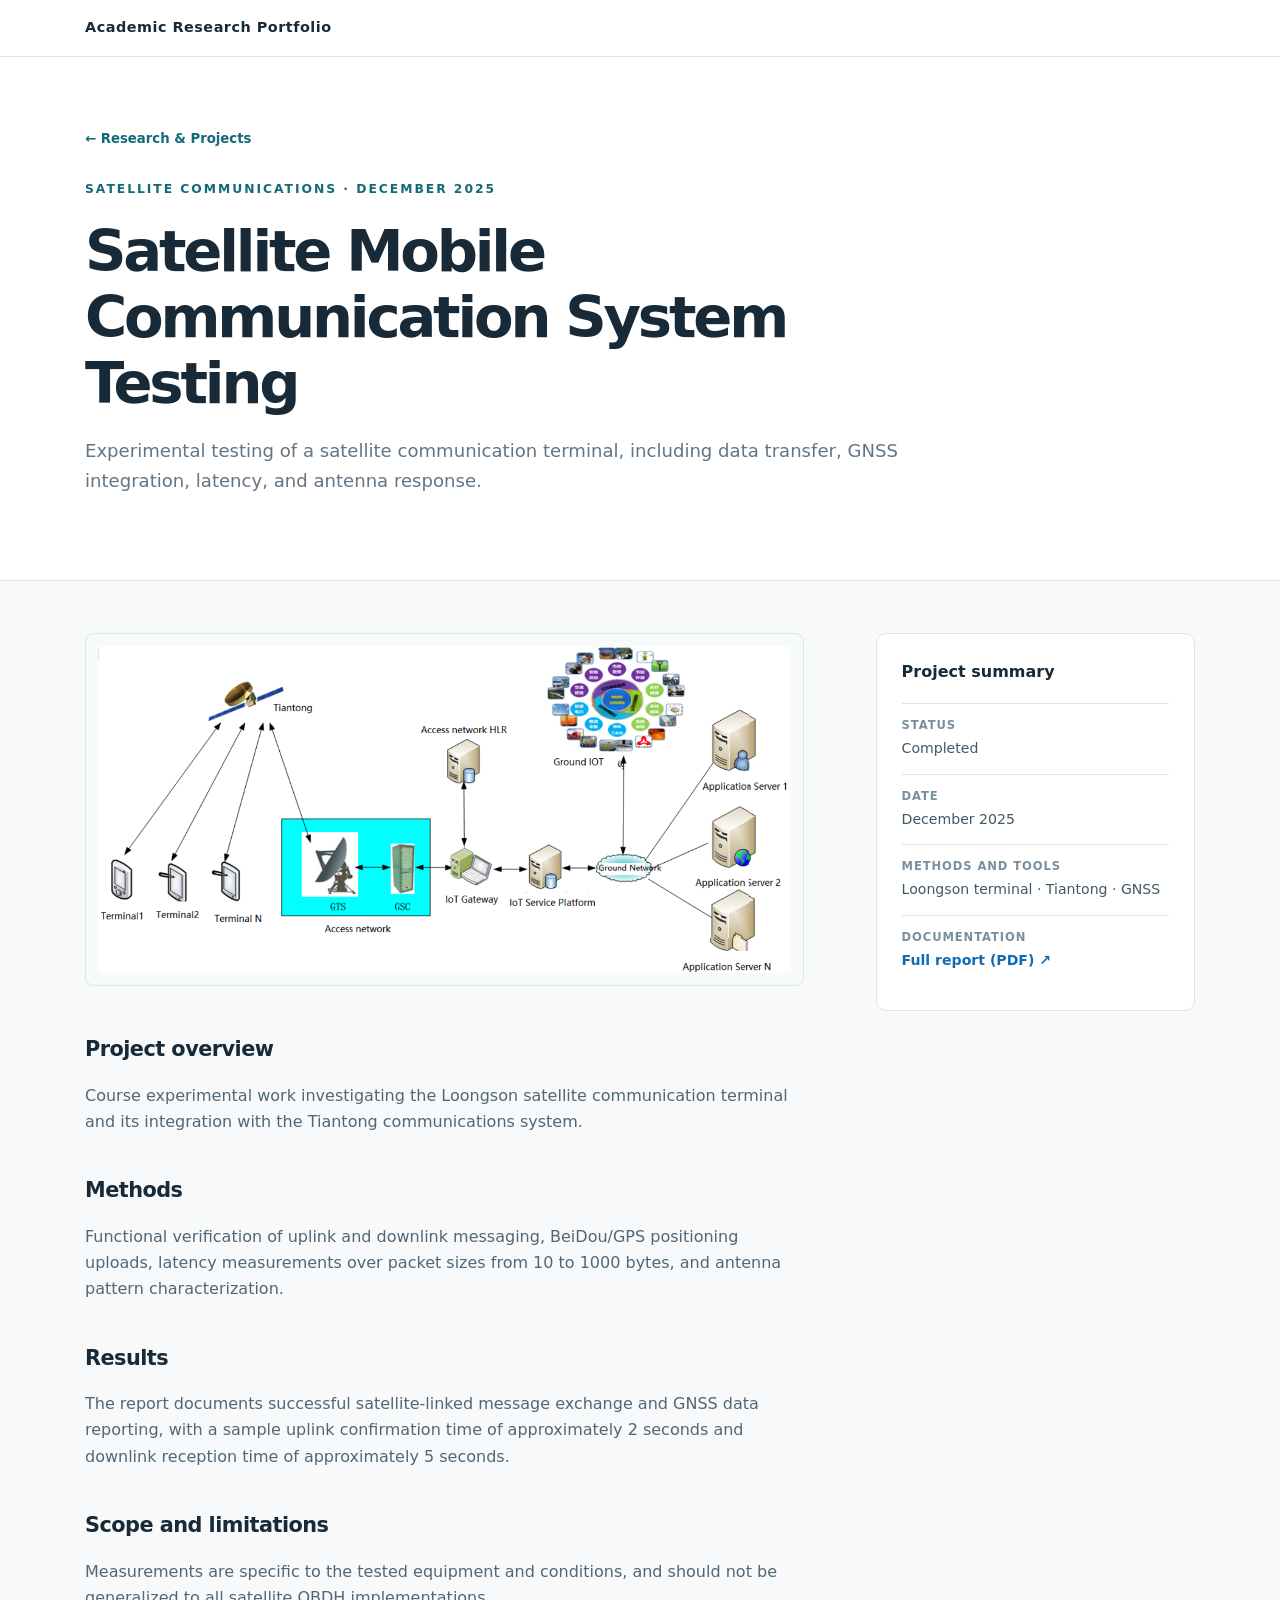
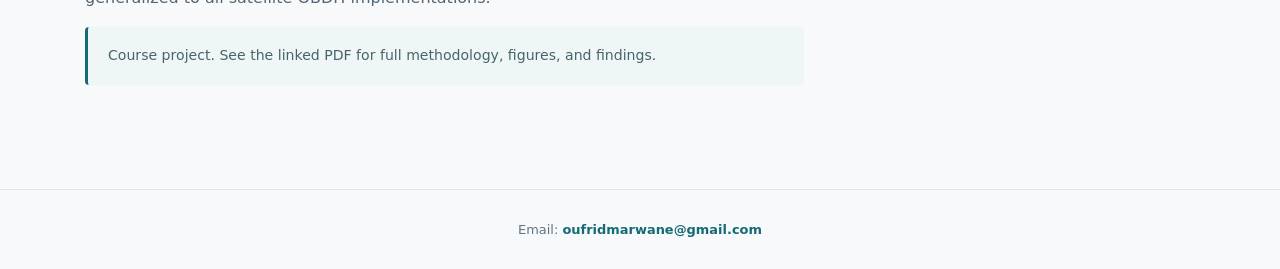
<file: projects/satellite-obdh-testing.html>
<!doctype html><html lang="en"><head><meta charset="utf-8"><meta name="viewport" content="width=device-width,initial-scale=1"><title>Satellite Mobile Communication System Testing | Marwane Oufrid</title><link rel="stylesheet" href="../assets/style.css"></head><body><header class="portfolio-header"><div class="wrap"><a href="../index.html">Academic Research Portfolio</a></div></header><main><section class="detail"><div class="wrap"><a class="crumb" href="../index.html#research">← Research &amp; Projects</a><div class="eyebrow" style="margin-top:28px">Satellite Communications · December 2025</div><h1>Satellite Mobile Communication System Testing</h1><p class="lede">Experimental testing of a satellite communication terminal, including data transfer, GNSS integration, latency, and antenna response.</p></div></section><div class="wrap detail-content"><article><img src="../assets/satellite-mobile-communication.png" alt="Tiantong satellite mobile communication system architecture" style="width:100%;border:1px solid #dde5e9;border-radius:9px;object-fit:contain;background:#f7fafb;padding:12px"><h2>Project overview</h2><p>Course experimental work investigating the Loongson satellite communication terminal and its integration with the Tiantong communications system.</p><h2>Methods</h2><p>Functional verification of uplink and downlink messaging, BeiDou/GPS positioning uploads, latency measurements over packet sizes from 10 to 1000 bytes, and antenna pattern characterization.</p><h2>Results</h2><p>The report documents successful satellite-linked message exchange and GNSS data reporting, with a sample uplink confirmation time of approximately 2 seconds and downlink reception time of approximately 5 seconds.</p><h2>Scope and limitations</h2><p>Measurements are specific to the tested equipment and conditions, and should not be generalized to all satellite OBDH implementations.</p><p class="note">Course project. See the linked PDF for full methodology, figures, and findings.</p></article><aside class="aside"><h3>Project summary</h3><div class="fact"><b>Status</b><span>Completed</span></div><div class="fact"><b>Date</b><span>December 2025</span></div><div class="fact"><b>Methods and tools</b><span>Loongson terminal · Tiantong · GNSS</span></div><div class="fact"><b>Documentation</b><span><a class="report-link" href="../files/Satellite%20Mobile%20Communication%20Testing.pdf" target="_blank" rel="noopener">Full report (PDF) ↗</a></span></div></aside></div></main><footer><div class="wrap"><span>Email: <a href="mailto:oufridmarwane@gmail.com">oufridmarwane@gmail.com</a></span></div></footer></body></html>
</file>
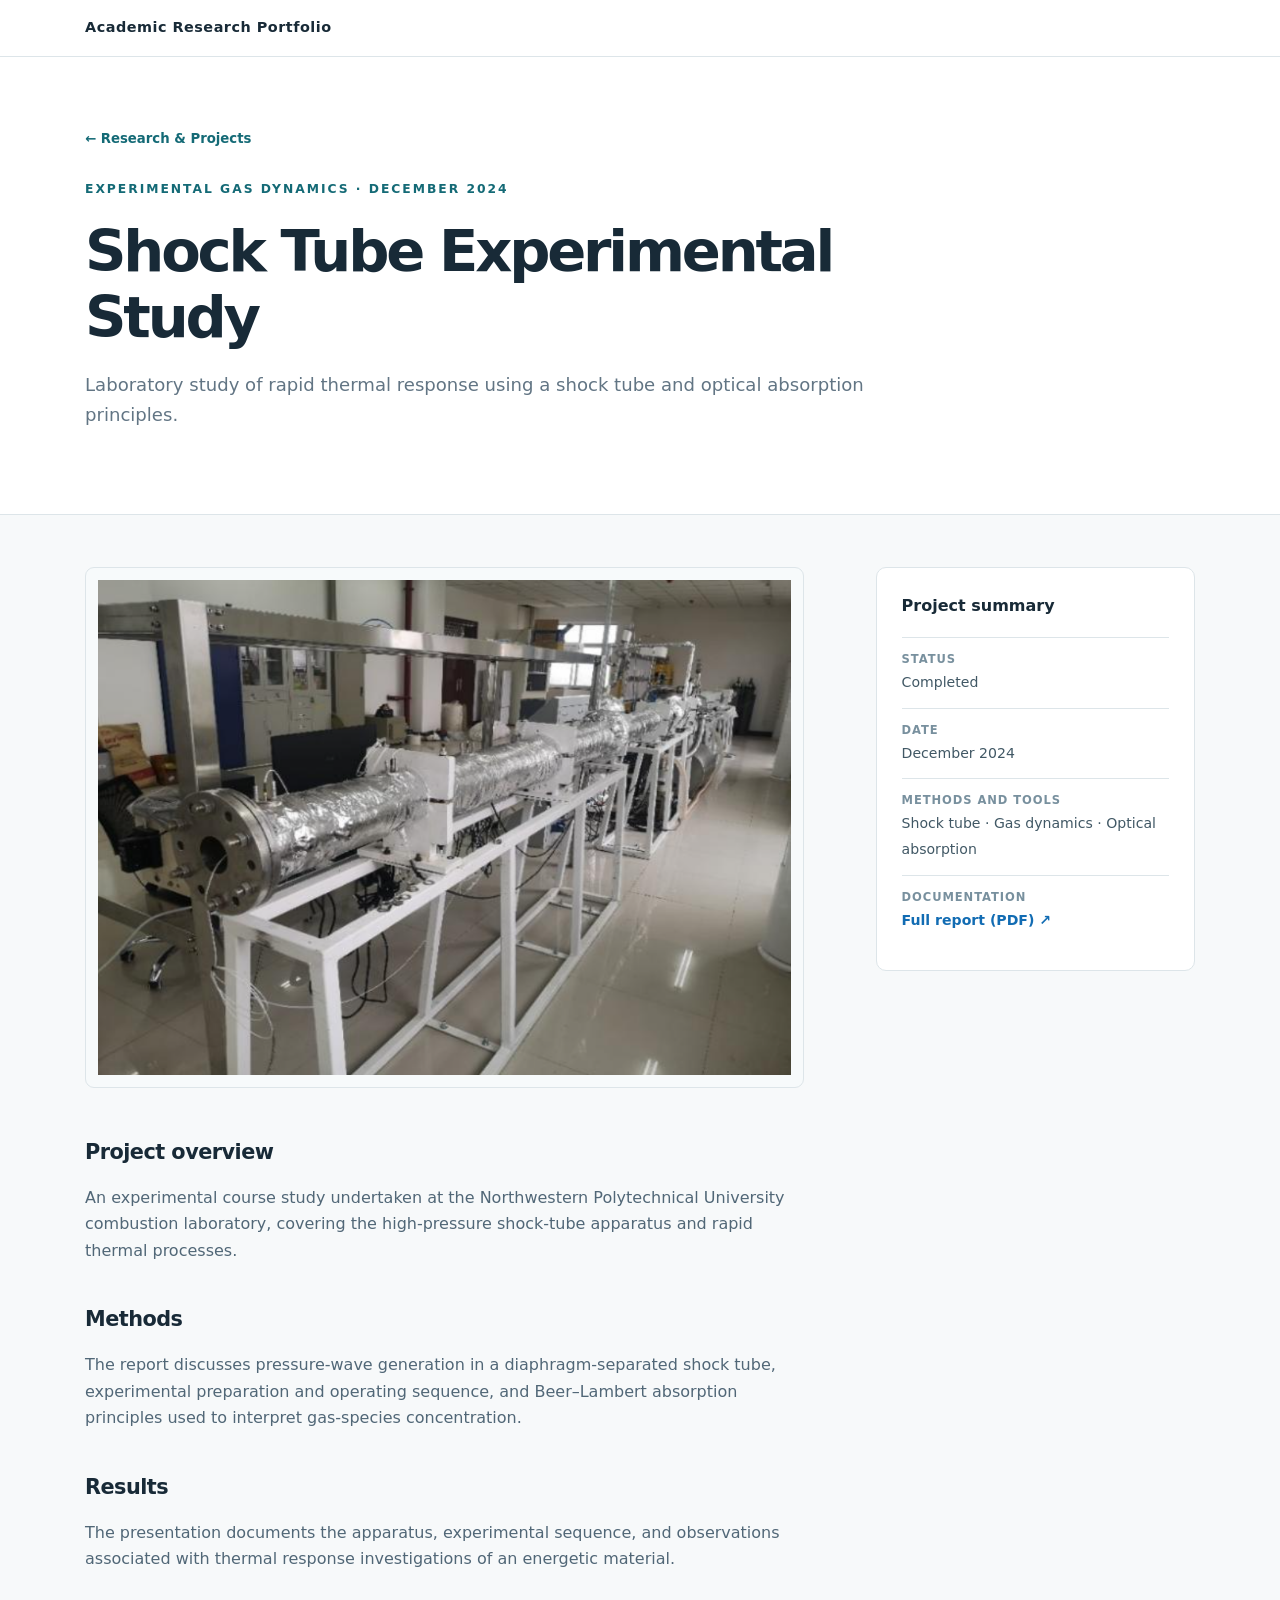
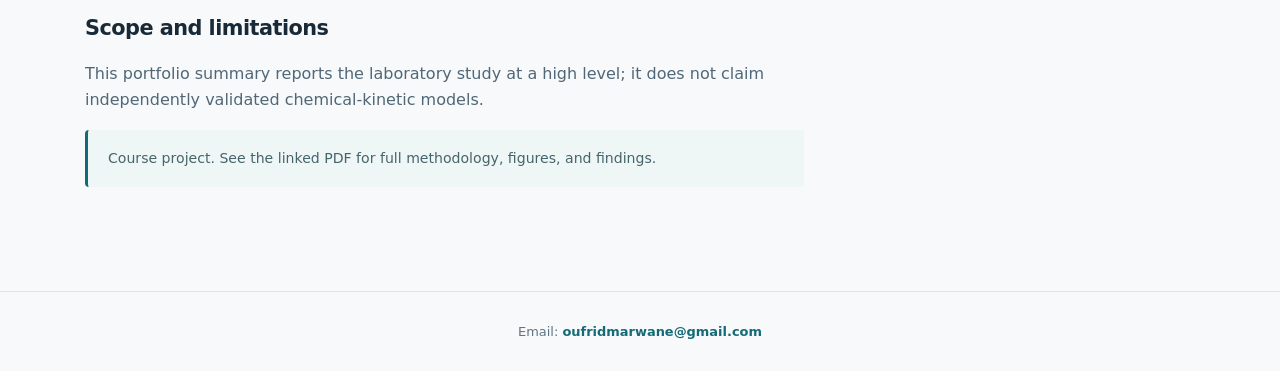
<file: projects/shock-tube-study.html>
<!doctype html><html lang="en"><head><meta charset="utf-8"><meta name="viewport" content="width=device-width,initial-scale=1"><title>Shock Tube Experimental Study | Marwane Oufrid</title><link rel="stylesheet" href="../assets/style.css"></head><body><header class="portfolio-header"><div class="wrap"><a href="../index.html">Academic Research Portfolio</a></div></header><main><section class="detail"><div class="wrap"><a class="crumb" href="../index.html#research">← Research &amp; Projects</a><div class="eyebrow" style="margin-top:28px">Experimental Gas Dynamics · December 2024</div><h1>Shock Tube Experimental Study</h1><p class="lede">Laboratory study of rapid thermal response using a shock tube and optical absorption principles.</p></div></section><div class="wrap detail-content"><article><img src="../assets/shock-tube-photo.png" alt="Photograph of the shock tube experimental apparatus" style="width:100%;border:1px solid #dde5e9;border-radius:9px;object-fit:contain;background:#f7fafb;padding:12px"><h2>Project overview</h2><p>An experimental course study undertaken at the Northwestern Polytechnical University combustion laboratory, covering the high-pressure shock-tube apparatus and rapid thermal processes.</p><h2>Methods</h2><p>The report discusses pressure-wave generation in a diaphragm-separated shock tube, experimental preparation and operating sequence, and Beer–Lambert absorption principles used to interpret gas-species concentration.</p><h2>Results</h2><p>The presentation documents the apparatus, experimental sequence, and observations associated with thermal response investigations of an energetic material.</p><h2>Scope and limitations</h2><p>This portfolio summary reports the laboratory study at a high level; it does not claim independently validated chemical-kinetic models.</p><p class="note">Course project. See the linked PDF for full methodology, figures, and findings.</p></article><aside class="aside"><h3>Project summary</h3><div class="fact"><b>Status</b><span>Completed</span></div><div class="fact"><b>Date</b><span>December 2024</span></div><div class="fact"><b>Methods and tools</b><span>Shock tube · Gas dynamics · Optical absorption</span></div><div class="fact"><b>Documentation</b><span><a class="report-link" href="../files/Shock%20Tube%20Study.pdf" target="_blank" rel="noopener">Full report (PDF) ↗</a></span></div></aside></div></main><footer><div class="wrap"><span>Email: <a href="mailto:oufridmarwane@gmail.com">oufridmarwane@gmail.com</a></span></div></footer></body></html>
</file>
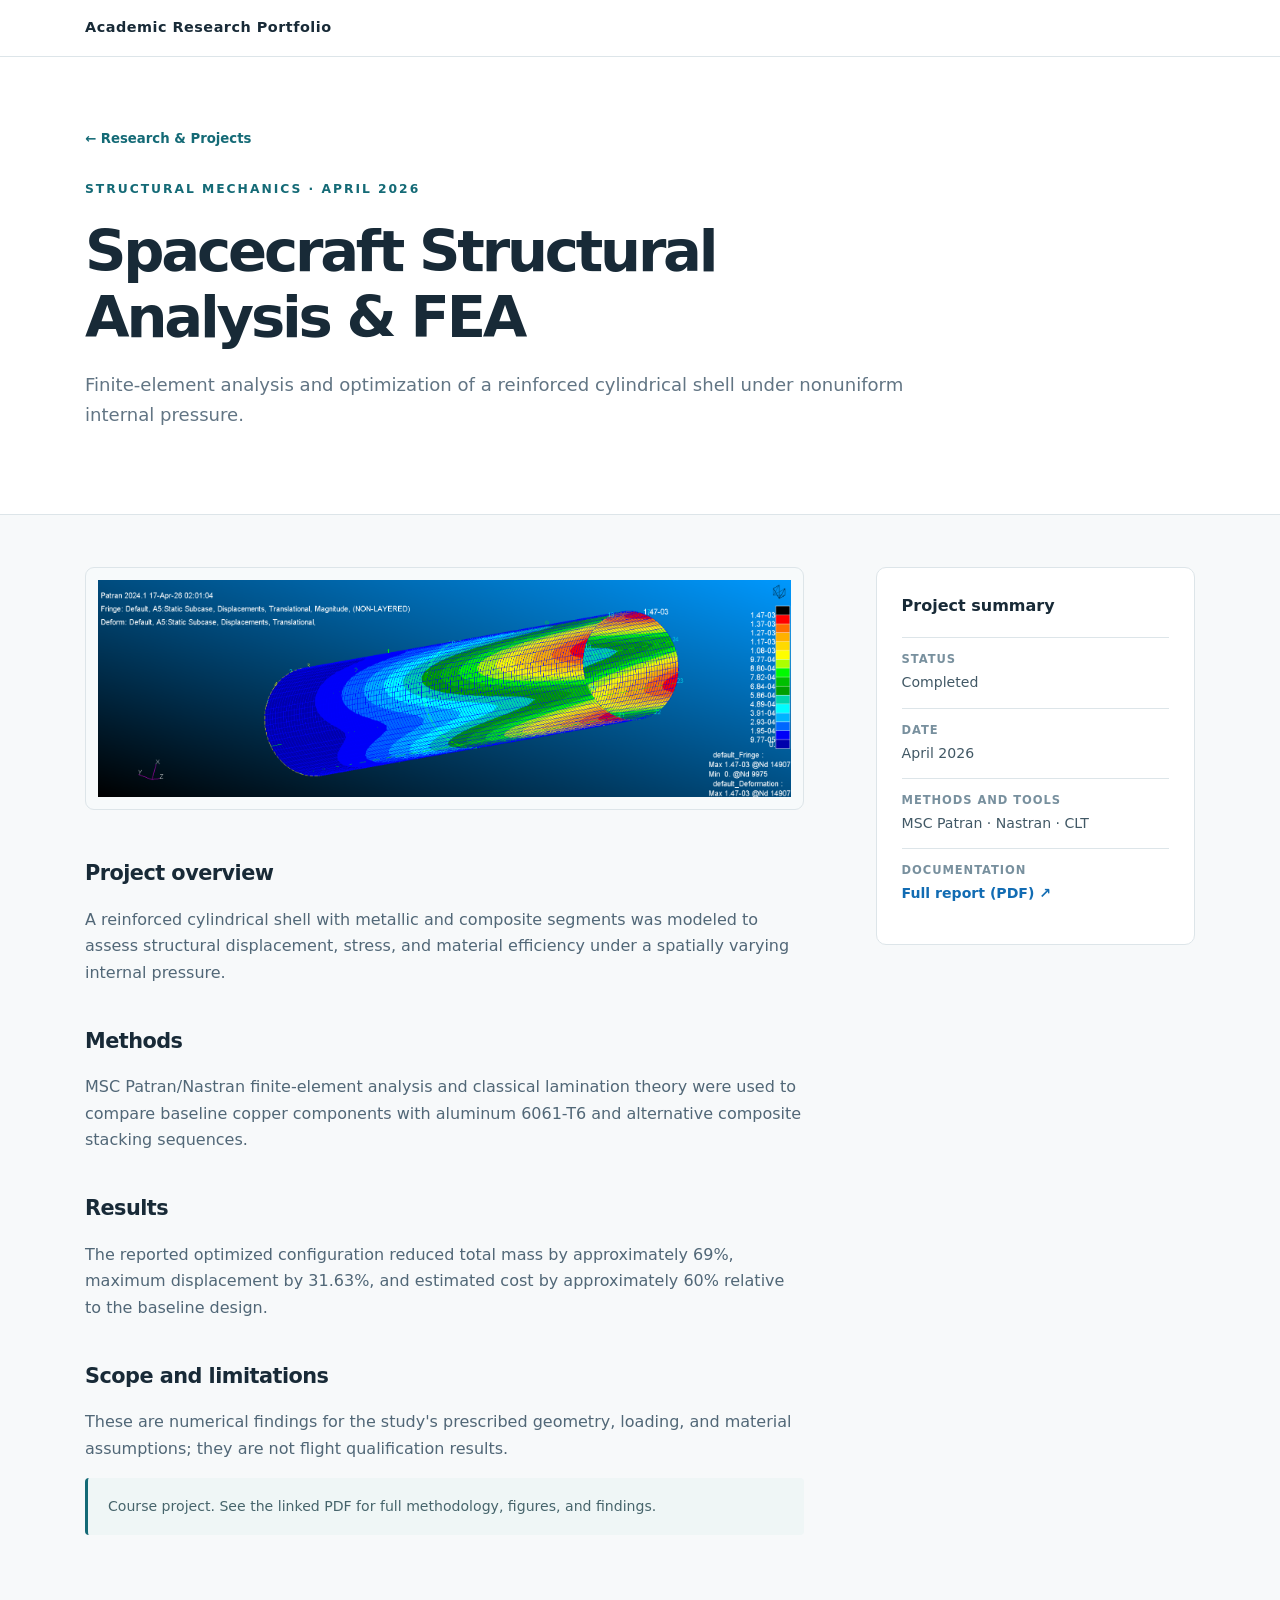
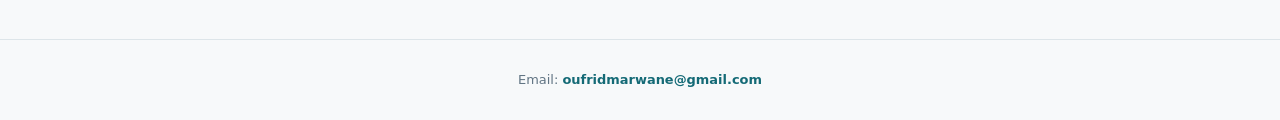
<file: projects/spacecraft-structural-fea.html>
<!doctype html><html lang="en"><head><meta charset="utf-8"><meta name="viewport" content="width=device-width,initial-scale=1"><title>Spacecraft Structural Analysis & FEA | Marwane Oufrid</title><link rel="stylesheet" href="../assets/style.css"></head><body><header class="portfolio-header"><div class="wrap"><a href="../index.html">Academic Research Portfolio</a></div></header><main><section class="detail"><div class="wrap"><a class="crumb" href="../index.html#research">← Research &amp; Projects</a><div class="eyebrow" style="margin-top:28px">Structural Mechanics · April 2026</div><h1>Spacecraft Structural Analysis & FEA</h1><p class="lede">Finite-element analysis and optimization of a reinforced cylindrical shell under nonuniform internal pressure.</p></div></section><div class="wrap detail-content"><article><img src="../assets/spacecraft-fea.png" alt="MSC Patran finite-element displacement contour of a reinforced cylindrical shell" style="width:100%;border:1px solid #dde5e9;border-radius:9px;object-fit:contain;background:#f7fafb;padding:12px"><h2>Project overview</h2><p>A reinforced cylindrical shell with metallic and composite segments was modeled to assess structural displacement, stress, and material efficiency under a spatially varying internal pressure.</p><h2>Methods</h2><p>MSC Patran/Nastran finite-element analysis and classical lamination theory were used to compare baseline copper components with aluminum 6061-T6 and alternative composite stacking sequences.</p><h2>Results</h2><p>The reported optimized configuration reduced total mass by approximately 69%, maximum displacement by 31.63%, and estimated cost by approximately 60% relative to the baseline design.</p><h2>Scope and limitations</h2><p>These are numerical findings for the study's prescribed geometry, loading, and material assumptions; they are not flight qualification results.</p><p class="note">Course project. See the linked PDF for full methodology, figures, and findings.</p></article><aside class="aside"><h3>Project summary</h3><div class="fact"><b>Status</b><span>Completed</span></div><div class="fact"><b>Date</b><span>April 2026</span></div><div class="fact"><b>Methods and tools</b><span>MSC Patran · Nastran · CLT</span></div><div class="fact"><b>Documentation</b><span><a class="report-link" href="../files/Cylinder%20FEA%20Report.pdf" target="_blank" rel="noopener">Full report (PDF) ↗</a></span></div></aside></div></main><footer><div class="wrap"><span>Email: <a href="mailto:oufridmarwane@gmail.com">oufridmarwane@gmail.com</a></span></div></footer></body></html>
</file>
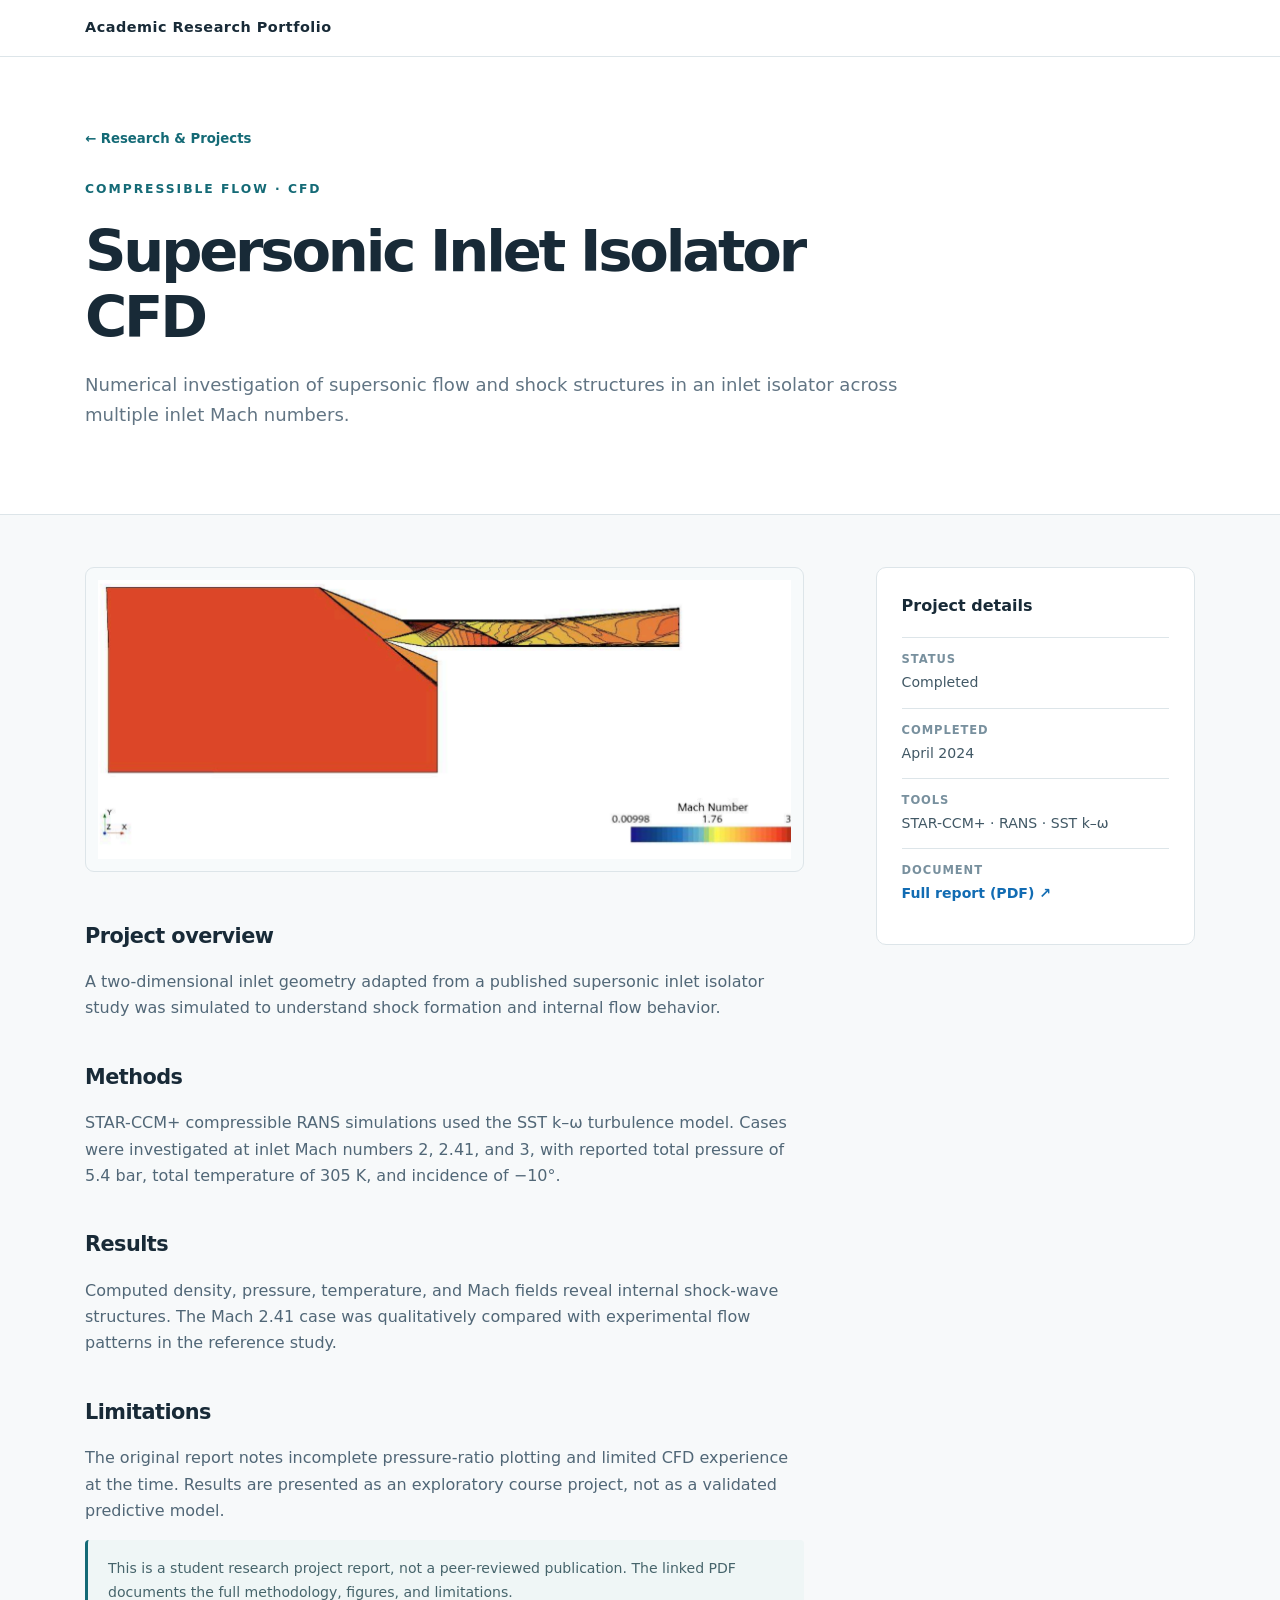
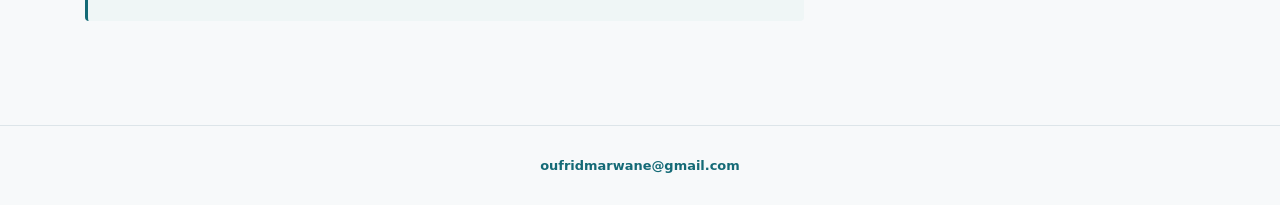
<file: projects/supersonic-inlet.html>
<!DOCTYPE html>
<html lang="en"><head><meta charset="utf-8"/><meta content="width=device-width,initial-scale=1" name="viewport"/><title>Supersonic Inlet Isolator CFD | Marwane Oufrid</title><link href="../assets/style.css" rel="stylesheet"/></head><body><header class="portfolio-header"><div class="wrap"><a href="../index.html">Academic Research Portfolio</a></div></header><main><section class="detail"><div class="wrap"><a class="crumb" href="../index.html#research">← Research &amp; Projects</a><div class="eyebrow" style="margin-top:28px">Compressible Flow · CFD</div><h1>Supersonic Inlet Isolator CFD</h1><p class="lede">Numerical investigation of supersonic flow and shock structures in an inlet isolator across multiple inlet Mach numbers.</p></div></section><div class="wrap detail-content"><article><img alt="Technical simulation figure from the report" src="../assets/supersonic-inlet.png" style="width:100%;border:1px solid #dde5e9;border-radius:9px;object-fit:contain;background:#f7fafb;padding:12px"/><h2>Project overview</h2><p>A two-dimensional inlet geometry adapted from a published supersonic inlet isolator study was simulated to understand shock formation and internal flow behavior.</p><h2>Methods</h2><p>STAR-CCM+ compressible RANS simulations used the SST k–ω turbulence model. Cases were investigated at inlet Mach numbers 2, 2.41, and 3, with reported total pressure of 5.4 bar, total temperature of 305 K, and incidence of −10°.</p><h2>Results</h2><p>Computed density, pressure, temperature, and Mach fields reveal internal shock-wave structures. The Mach 2.41 case was qualitatively compared with experimental flow patterns in the reference study.</p><h2>Limitations</h2><p>The original report notes incomplete pressure-ratio plotting and limited CFD experience at the time. Results are presented as an exploratory course project, not as a validated predictive model.</p><p class="note">This is a student research project report, not a peer-reviewed publication. The linked PDF documents the full methodology, figures, and limitations.</p></article><aside class="aside"><h3>Project details</h3><div class="fact"><b>Status</b><span>Completed</span></div><div class="fact"><b>Completed</b><span>April 2024</span></div><div class="fact"><b>Tools</b><span>STAR-CCM+ · RANS · SST k–ω</span></div><div class="fact"><b>Document</b><span><a class="report-link" href="../files/Supersonic_Inlet_CFD_Report.pdf">Full report (PDF) ↗</a></span></div></aside></div></main><footer><div class="wrap"><a href="mailto:oufridmarwane@gmail.com">oufridmarwane@gmail.com</a></div></footer></body></html>
</file>
<file: assets/style.css>
:root{--ink:#182a37;--muted:#627584;--paper:#f7f9fa;--white:#fff;--line:#dde5e9;--accent:#146a76;--accentlight:#e9f4f5;--max:1110px}*{box-sizing:border-box}html{scroll-behavior:smooth}body{margin:0;background:var(--paper);color:var(--ink);font:16px/1.65 Inter,system-ui,-apple-system,"Segoe UI",sans-serif}a{color:inherit;text-decoration:none}a:hover{color:var(--accent)}.wrap{width:min(var(--max),calc(100% - 48px));margin:auto}.nav{height:78px;display:flex;align-items:center;justify-content:space-between;gap:24px}.brand{font-size:1.05rem;font-weight:800;letter-spacing:-.03em}.brand span{color:var(--accent)}.nav-links{display:flex;gap:30px;align-items:center}.nav-links a{font-size:.88rem;font-weight:600;color:#506575}.nav-links a:hover{color:var(--accent)}.nav-links .contact-button{border:1px solid #b6ccd2;padding:8px 16px;border-radius:8px;color:var(--ink)}header{background:#fff;border-bottom:1px solid var(--line)}.hero{background:linear-gradient(125deg,#fff 0%,#f2f7f8 85%);border-bottom:1px solid var(--line);overflow:hidden}.hero-grid{min-height:520px;display:grid;grid-template-columns:1.25fr .75fr;gap:55px;align-items:center;padding:76px 0}.eyebrow{color:var(--accent);text-transform:uppercase;font-size:.77rem;font-weight:800;letter-spacing:.16em}.hero h1{font-size:clamp(2.5rem,5vw,4.25rem);line-height:1.13;letter-spacing:-.055em;margin:17px 0 20px;max-width:720px}.hero p{font-size:1.11rem;color:var(--muted);max-width:600px;margin:0 0 26px}.btns{display:flex;flex-wrap:wrap;gap:11px}.btn{display:inline-flex;align-items:center;gap:9px;border-radius:8px;padding:12px 18px;font-size:.9rem;font-weight:700;border:1px solid var(--line);background:#fff}.btn.primary{background:var(--accent);color:white;border-color:var(--accent)}.btn.primary:hover{background:#0b4c55}.orbital{min-height:330px;position:relative;display:grid;place-items:center}.orbit{position:absolute;width:285px;height:285px;border:1px solid #b6d4d9;border-radius:50%;transform:rotateX(56deg) rotate(-31deg)}.orbit.o2{height:230px;width:325px;transform:rotateX(70deg) rotate(48deg)}.planet{width:153px;height:153px;border-radius:50%;background:radial-gradient(circle at 30% 25%,#82b8c1,#236b80 58%,#14384f 86%);box-shadow:0 28px 80px #16687822, inset -18px -12px 25px #062c3b44;position:relative}.planet:after{content:'';position:absolute;inset:20px;border:1px solid #ffffff38;border-radius:50%}.sat{position:absolute;top:51px;right:31px;width:13px;height:13px;background:#d99149;border:3px solid white;border-radius:50%;box-shadow:0 0 0 6px #e9ac6350}.diagram-caption{position:absolute;bottom:8px;font:600 .7rem/1.5 ui-monospace,monospace;letter-spacing:.12em;color:#6f8b96;text-align:center}.section{padding:82px 0}.section-heading{display:flex;align-items:end;justify-content:space-between;gap:24px;margin-bottom:30px}.section h2{font-size:clamp(1.7rem,3vw,2.3rem);letter-spacing:-.04em;line-height:1.3;margin:8px 0}.section-heading p,.section-intro{color:var(--muted);max-width:630px;margin:0}.section-heading .smalllink{font-size:.85rem;font-weight:700;color:var(--accent);white-space:nowrap}.cards{display:grid;grid-template-columns:repeat(3,minmax(0,1fr));gap:21px}.card{background:#fff;border:1px solid var(--line);border-radius:13px;overflow:hidden;transition:transform .15s,box-shadow .15s}.card:hover{transform:translateY(-3px);box-shadow:0 15px 34px #15384a12}.card-art{height:205px;position:relative;overflow:hidden;background:#d7eaf0}.card-art svg{height:100%;width:100%;display:block}.card-body{padding:24px}.tag{display:inline-block;text-transform:uppercase;letter-spacing:.1em;font-size:.7rem;font-weight:800;color:var(--accent)}.card h3{font-size:1.17rem;letter-spacing:-.025em;line-height:1.36;margin:10px 0}.card p{font-size:.88rem;color:var(--muted);margin:0 0 19px}.card .open{font-size:.85rem;font-weight:750;color:var(--accent)}.about{background:white;border-top:1px solid var(--line);border-bottom:1px solid var(--line)}.about-grid{display:grid;grid-template-columns:1fr 1fr;gap:80px}.about p{color:var(--muted)}.topics{display:flex;flex-wrap:wrap;gap:9px;margin-top:23px}.pill{padding:7px 12px;background:var(--accentlight);color:#225967;border-radius:6px;font-size:.8rem;font-weight:650}.quick{border-top:1px solid var(--line);padding:24px 0}.quick:first-of-type{border-top:0}.quick strong{display:block;font-size:.95rem}.quick span{color:var(--muted);font-size:.87rem}.cta{padding:68px 0}.cta-inner{border-radius:16px;background:#173947;color:#fff;padding:43px 50px;display:flex;justify-content:space-between;align-items:center;gap:28px}.cta h2{margin:0 0 7px;font-size:1.65rem}.cta p{color:#c4d8de;margin:0}.cta .btn{white-space:nowrap}footer{border-top:1px solid var(--line);padding:29px 0;color:var(--muted);font-size:.81rem}footer .wrap{display:flex;justify-content:space-between;gap:20px}footer a{margin-left:15px}.detail{background:white;border-bottom:1px solid var(--line)}.detail .wrap{padding-top:68px;padding-bottom:66px}.crumb{font-size:.83rem;color:var(--accent);font-weight:700}.detail h1{font-size:clamp(2.25rem,5vw,3.6rem);letter-spacing:-.055em;line-height:1.15;max-width:850px;margin:19px 0}.detail .lede{font-size:1.13rem;color:var(--muted);max-width:820px}.detail-content{display:grid;grid-template-columns:minmax(0,1.8fr) minmax(240px,.8fr);gap:72px;padding-top:52px;padding-bottom:90px}.detail-content h2{font-size:1.3rem;letter-spacing:-.025em;margin:38px 0 11px}.detail-content h2:first-child{margin-top:0}.detail-content p,.detail-content li{color:#516777}.detail-content ul{padding-left:20px}.aside{background:#fff;border:1px solid var(--line);border-radius:10px;padding:25px;height:max-content}.aside h3{margin:0 0 18px;font-size:1rem}.fact{border-top:1px solid var(--line);padding:12px 0}.fact b{display:block;font-size:.72rem;text-transform:uppercase;letter-spacing:.08em;color:#78909e}.fact span{font-size:.88rem;color:#415865}.note{background:#eff6f6;padding:17px 20px;border-left:3px solid var(--accent);border-radius:4px;color:#46646b!important;font-size:.88rem}.menu-toggle{display:none} @media(max-width:760px){.wrap{width:min(var(--max),calc(100% - 32px))}.hero-grid{grid-template-columns:1fr;min-height:auto;padding:62px 0 30px;gap:5px}.orbital{min-height:255px}.orbit{transform:scale(.75) rotateX(56deg) rotate(-31deg)}.orbit.o2{transform:scale(.75) rotateX(70deg) rotate(48deg)}.planet{width:120px;height:120px}.cards{grid-template-columns:1fr}.card-art{height:235px}.about-grid,.detail-content{grid-template-columns:1fr;gap:28px}.section{padding:56px 0}.section-heading{align-items:start;flex-direction:column}.cta-inner{padding:29px;align-items:start;flex-direction:column}footer .wrap{flex-direction:column}.nav{height:68px}.menu-toggle{display:block;background:none;border:0;font-size:1.45rem;color:var(--ink);cursor:pointer}.nav-links{display:none;position:absolute;z-index:10;top:68px;left:0;right:0;padding:20px 23px;background:#fff;border-bottom:1px solid var(--line);flex-direction:column;align-items:start;gap:18px}.nav-links.open{display:flex}}@media(prefers-reduced-motion:reduce){*,*:before,*:after{scroll-behavior:auto!important;transition:none!important}}

/* Portfolio v2: simplified introduction and author portrait */
.hero-grid{grid-template-columns:minmax(0,1fr) 275px;min-height:400px;padding:64px 0;gap:70px}
.hero h1.intro-name{font-size:clamp(2.5rem,5vw,4rem);margin:0 0 17px;letter-spacing:-.05em}
.hero p{max-width:670px}
.photo-panel{text-align:center;justify-self:center;width:100%}
.profile-frame{aspect-ratio:4/5;width:220px;max-width:100%;margin:auto;background:linear-gradient(145deg,#eaf3f4,#c6dfe3);border:1px solid #c1d7dd;border-radius:16px;overflow:hidden;position:relative;display:grid;place-items:center}
.profile-frame img{position:absolute;inset:0;width:100%;height:100%;object-fit:cover;object-position:center 22%;z-index:2}
.profile-initials{font-size:4rem;font-weight:800;color:#45818b;letter-spacing:-.08em}
.hero .photo-hint{font-size:.76rem;margin:12px auto 0;color:#8196a2;max-width:240px}
.photo-hint code{font-size:.76rem}
.real-art{background:#f0f5f6;display:flex;align-items:center;justify-content:center;padding:12px}
.real-art img{max-width:100%;max-height:100%;width:100%;height:100%;object-fit:contain}
@media(max-width:760px){.hero-grid{grid-template-columns:1fr;gap:32px;padding:52px 0}.photo-panel{grid-row:1}.profile-frame{width:160px}.hero .photo-hint{font-size:.7rem}}

/* Research diagram and source caption */
.project-figure{margin:0 0 30px}.project-figure img{display:block;width:100%;height:auto;max-height:680px;object-fit:contain;background:#fff;border:1px solid var(--line);border-radius:9px;padding:10px}.project-figure figcaption{font-size:.82rem;line-height:1.55;color:var(--muted);margin-top:10px}.project-figure figcaption a{color:var(--accent);text-decoration:underline;text-underline-offset:2px}

/* Report links in project summary panels */
.aside .report-link{color:#126cb3;font-weight:800;text-decoration:none}
.aside .report-link:hover{color:#08538e;text-decoration:underline}

.document-link{color:#146a9a!important;font-weight:750;text-decoration:none}.document-link:hover{text-decoration:underline}

/* v12: equal-height project cards and aligned links */
.cards{align-items:stretch}
.card{display:flex;flex-direction:column;height:100%}
.card-body{display:flex;flex:1;flex-direction:column}
.card .open{display:block;margin-top:auto;padding-top:8px}
footer .wrap{justify-content:center;text-align:center}
footer a{margin-left:0;color:var(--accent);font-weight:700}

/* Compact portfolio masthead */
.portfolio-header{background:#fff;border-bottom:1px solid var(--line)}
.portfolio-header .wrap{min-height:56px;display:flex;align-items:center}
.portfolio-header a{font-size:.9rem;font-weight:750;letter-spacing:.035em;color:var(--ink)}
.portfolio-header a:hover{color:var(--accent)}
</file>
